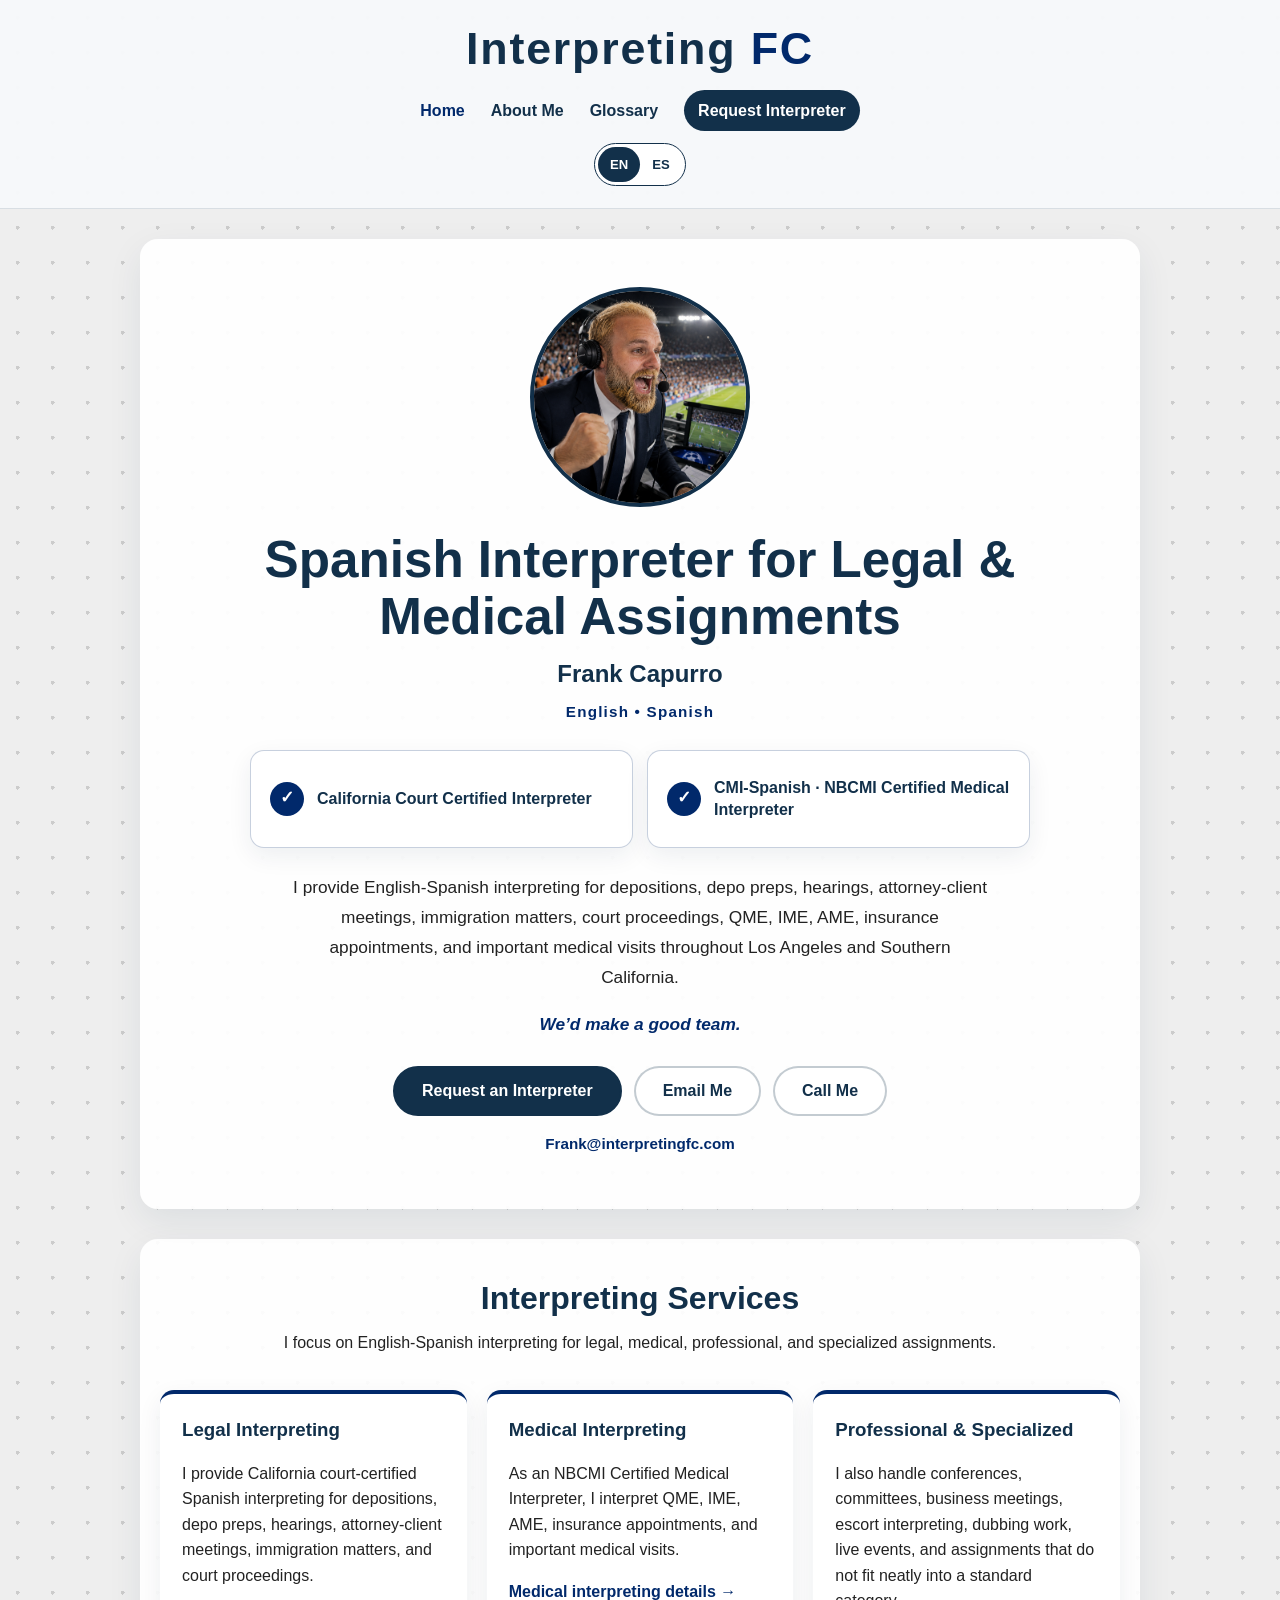
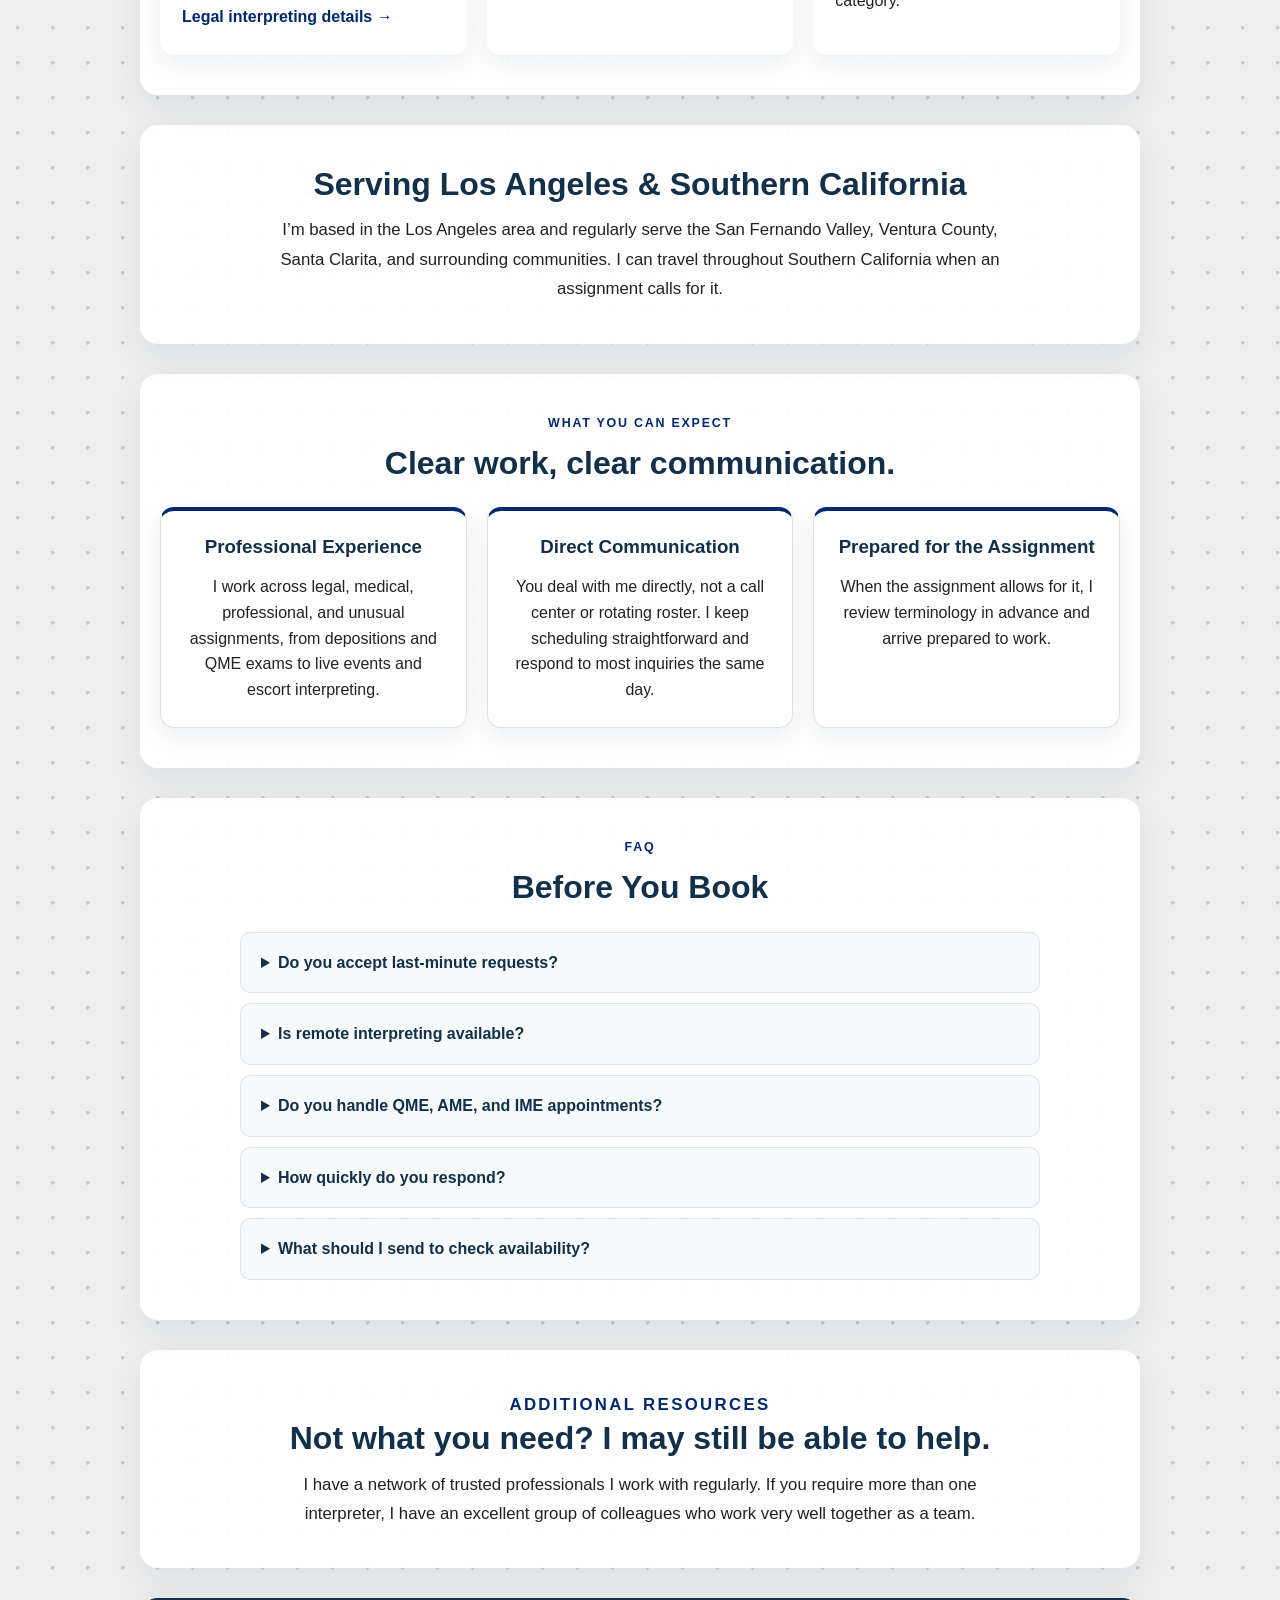
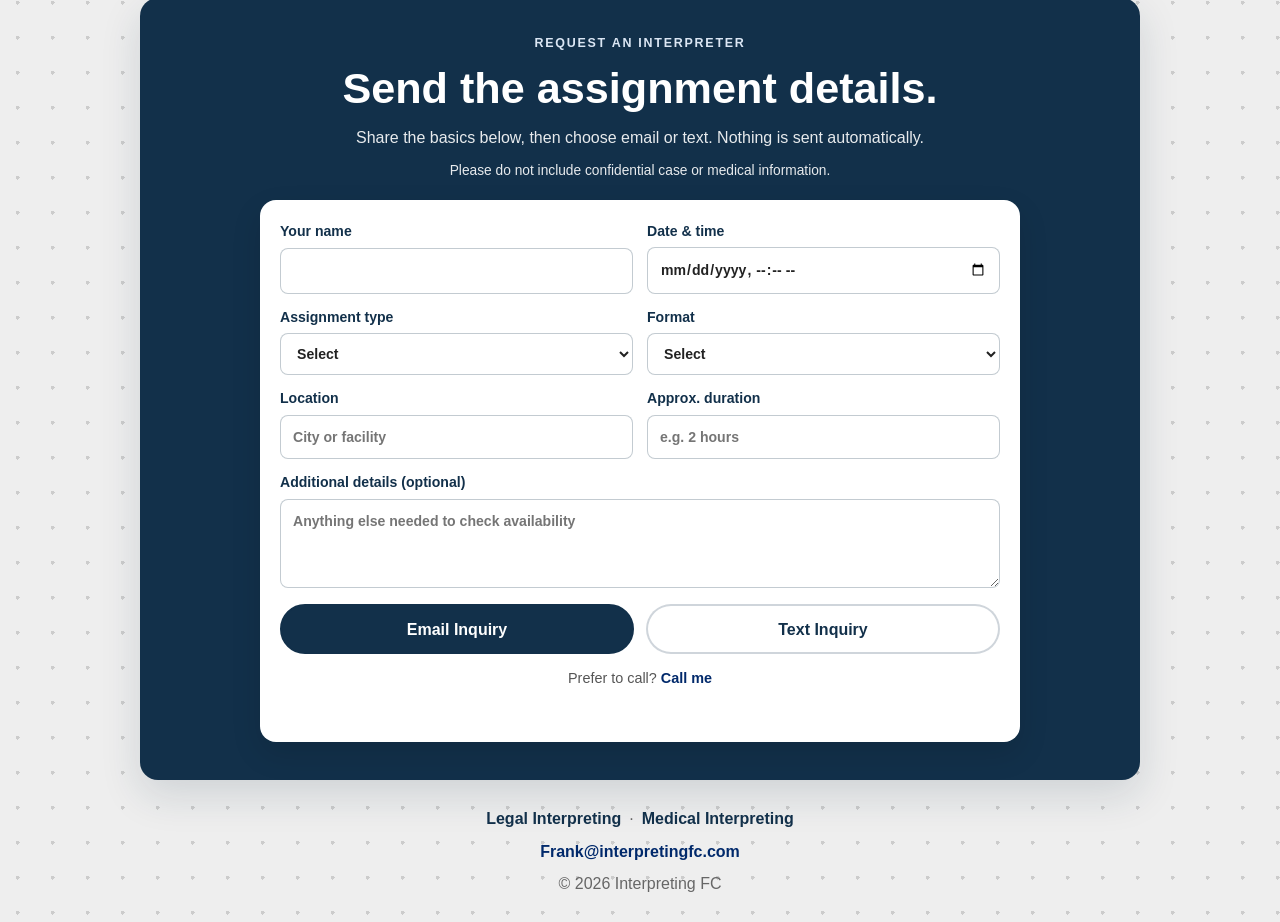
<file: index.html>
<!DOCTYPE html>
<html lang="en">

<head>

    <meta charset="UTF-8">

    <meta
        name="viewport"
        content="width=device-width, initial-scale=1.0"
    >

    <title>Spanish Interpreter Los Angeles | Interpreting FC</title>

    <meta name="description" content="California Court Certified and NBCMI Certified Spanish interpreter for legal, medical, deposition, QME, IME and AME assignments in Los Angeles and Southern California.">

    <link rel="canonical" href="https://interpretingfc.com/">
    <meta name="author" content="Francisco Emilio Capurro">
    <meta name="robots" content="index,follow,max-image-preview:large,max-snippet:-1">

    <link rel="icon" href="favicon.ico" sizes="any">
    <link rel="icon" type="image/png" sizes="32x32" href="favicon-32x32.png">
    <link rel="icon" type="image/png" sizes="16x16" href="favicon-16x16.png">
    <link rel="apple-touch-icon" sizes="180x180" href="apple-touch-icon.png">
    <link rel="manifest" href="site.webmanifest">
    <meta name="theme-color" content="#01296B">

    <meta property="og:type" content="website">
    <meta property="og:site_name" content="Interpreting FC">
    <meta property="og:title" content="Spanish Interpreter Los Angeles | Interpreting FC">
    <meta property="og:description" content="California Court Certified and NBCMI Certified Spanish interpreting for legal, medical, QME, IME, AME, depositions, hearings, and professional assignments in Southern California.">
    <meta property="og:url" content="https://interpretingfc.com/">
    <meta property="og:image" content="https://interpretingfc.com/favicon.png">
    <meta property="og:image:width" content="512">
    <meta property="og:image:height" content="512">
    <meta property="og:image:alt" content="Interpreting FC English and Spanish interpreter logo">

    <meta name="twitter:card" content="summary">
    <meta name="twitter:title" content="Spanish Interpreter Los Angeles | Interpreting FC">
    <meta name="twitter:description" content="Certified English-Spanish legal and medical interpreting in Los Angeles and Southern California.">
    <meta name="twitter:image" content="https://interpretingfc.com/favicon.png">

    <link rel="stylesheet" href="style.css">

    <script type="application/ld+json">
{
  "@context": "https://schema.org",
  "@graph": [
    {
      "@type": "WebSite",
      "@id": "https://interpretingfc.com/#website",
      "url": "https://interpretingfc.com/",
      "name": "Interpreting FC",
      "alternateName": "InterpretingFC",
      "inLanguage": [
        "en-US",
        "es-US"
      ]
    },
    {
      "@type": "ProfessionalService",
      "@id": "https://interpretingfc.com/#business",
      "name": "Interpreting FC",
      "url": "https://interpretingfc.com/",
      "logo": "https://interpretingfc.com/favicon.png",
      "image": "https://interpretingfc.com/IMG_8608.png",
      "email": "Frank@interpretingfc.com",
      "telephone": "+1-818-268-4483",
      "description": "English-Spanish interpreting by a California Court Certified and NBCMI Certified Medical Interpreter for legal, medical, professional, and specialized assignments in Southern California.",
      "founder": {
        "@id": "https://interpretingfc.com/about.html#frank-capurro"
      },
      "knowsLanguage": [
        "English",
        "Spanish"
      ],
      "areaServed": [
        {
          "@type": "Place",
          "name": "Los Angeles, California"
        },
        {
          "@type": "Place",
          "name": "San Fernando Valley, California"
        },
        {
          "@type": "Place",
          "name": "Ventura County, California"
        },
        {
          "@type": "Place",
          "name": "Santa Clarita, California"
        },
        {
          "@type": "AdministrativeArea",
          "name": "Southern California"
        }
      ],
      "hasOfferCatalog": {
        "@type": "OfferCatalog",
        "name": "Interpreting Services",
        "itemListElement": [
          {
            "@type": "Offer",
            "itemOffered": {
              "@type": "Service",
              "name": "English-Spanish Legal Interpreting",
              "url": "https://interpretingfc.com/legal-interpreting.html"
            }
          },
          {
            "@type": "Offer",
            "itemOffered": {
              "@type": "Service",
              "name": "English-Spanish Medical Interpreting",
              "url": "https://interpretingfc.com/medical-interpreting.html"
            }
          },
          {
            "@type": "Offer",
            "itemOffered": {
              "@type": "Service",
              "name": "Professional and Escort Interpreting",
              "url": "https://interpretingfc.com/#services"
            }
          }
        ]
      }
    }
  ]
}
    </script>

    <script src="site.js" defer></script>

</head>


<body>

    <!-- HEADER -->

    <header class="site-header">

        <a href="index.html" class="site-brand">
            Interpreting <span>FC</span>
        </a>

        <div class="header-controls">

            <nav class="site-nav" aria-label="Main navigation">
                <a href="index.html" aria-current="page">
                    <span class="lang-en">Home</span>
                    <span class="lang-es">Inicio</span>
                </a>
                <a href="about.html">
                    <span class="lang-en">About Me</span>
                    <span class="lang-es">Sobre Mí</span>
                </a>
                <a href="glossary.html">
                    <span class="lang-en">Glossary</span>
                    <span class="lang-es">Glosario</span>
                </a>
                <a href="#request" class="request-nav-link">
                    <span class="lang-en">Request Interpreter</span>
                    <span class="lang-es">Solicitar Intérprete</span>
                </a>
            </nav>

            <div class="language-toggle" aria-label="Language selection">
                <button type="button" data-set-language="en" aria-pressed="true">EN</button>
                <button type="button" data-set-language="es" aria-pressed="false">ES</button>
            </div>

        </div>

    </header>


    <!-- MAIN -->

    <main class="homepage-content">


        <!-- HERO -->

        <section class="homepage-hero">

            <img
                src="IMG_8608.png"
                alt="Frank Capurro, California Court Certified Spanish interpreter serving Southern California"
                class="profile-image"
            >


            <h1>

                <span class="lang-en">
                    Spanish Interpreter for Legal &amp; Medical Assignments
                </span>

                <span class="lang-es">
                    Intérprete de Español para Asuntos Legales y Médicos
                </span>

            </h1>


            <h2>
                Frank Capurro
            </h2>

            <p class="language-pair">
                <span class="lang-en">English • Spanish</span>
                <span class="lang-es">Inglés • Español</span>
            </p>

            <div class="hero-credentials" aria-label="Professional certifications">

                <div class="credential-card">
                    <span class="credential-mark" aria-hidden="true">✓</span>
                    <div>
                        <div class="lang-en">
                            <strong>California Court Certified Interpreter</strong>
                        </div>
                        <div class="lang-es">
                            <strong>Intérprete Certificado por el Judicial Council of California</strong>
                        </div>
                    </div>
                </div>

                <div class="credential-card">
                    <span class="credential-mark" aria-hidden="true">✓</span>
                    <div>
                        <div class="lang-en">
                            <strong>CMI-Spanish · NBCMI Certified Medical Interpreter</strong>
                        </div>
                        <div class="lang-es">
                            <strong>CMI-Spanish · Intérprete Médico Certificado por NBCMI</strong>
                        </div>
                    </div>
                </div>

            </div>


            <p>

                <span class="lang-en">
                    I provide English-Spanish interpreting for depositions, depo preps,
                    hearings, attorney-client meetings, immigration matters, court proceedings,
                    QME, IME, AME, insurance appointments, and important medical visits
                    throughout Los Angeles and Southern California.
                </span>

                <span class="lang-es">
                    Ofrezco servicios de interpretación inglés-español para declaraciones juradas (deposiciones), preparación
                    de testigos, audiencias, reuniones entre abogados y clientes, asuntos
                    de inmigración, procedimientos judiciales, QME, IME, AME, citas de seguros
                    y visitas médicas importantes en Los Ángeles y el sur de California.
                </span>

            </p>


            <p class="team-line">
                <span class="lang-en">
                    We’d make a good team.
                </span>
                <span class="lang-es">
                    Haríamos buen equipo.
                </span>
            </p>

            <div class="hero-actions">
                <a class="button" href="#request">
                    <span class="lang-en">Request an Interpreter</span>
                    <span class="lang-es">Solicitar un Intérprete</span>
                </a>
                <a class="button button-secondary" href="mailto:Frank@interpretingfc.com">
                    <span class="lang-en">Email Me</span>
                    <span class="lang-es">Enviarme un Email</span>
                </a>
                <a class="button button-secondary" href="tel:+18182684483">
                    <span class="lang-en">Call Me</span>
                    <span class="lang-es">Llamarme</span>
                </a>
            </div>

            <p class="contact-email">
                <a href="mailto:Frank@interpretingfc.com">Frank@interpretingfc.com</a>
            </p>

        </section>


        <!-- SERVICES -->

        <section id="services" class="services-section">

            <h2>
                <span class="lang-en">Interpreting Services</span>
                <span class="lang-es">Interpretación Profesional</span>
            </h2>

            <p class="services-intro">
                <span class="lang-en">
                    I focus on English-Spanish interpreting for legal, medical,
                    professional, and specialized assignments.
                </span>
                <span class="lang-es">
                    Brindo servicios profesionales de interpretación inglés-español para asuntos legales,
                    médicos, profesionales y especializados.
                </span>
            </p>

            <div class="service-grid">

                <article class="service-card">
                    <h3>
                        <a href="legal-interpreting.html">
                            <span class="lang-en">Legal Interpreting</span>
                            <span class="lang-es">Interpretación Legal</span>
                        </a>
                    </h3>
                    <p>
                        <span class="lang-en">
                            I provide California court-certified Spanish interpreting for
                            depositions, depo preps, hearings, attorney-client meetings,
                            immigration matters, and court proceedings.
                        </span>
                        <span class="lang-es">
                            Lo asisto con servicios profesionales de interpretación certificada 
                            para declaraciones juradas (deposiciones), preparación de testigos, audiencias, reuniones
                            abogado-cliente, asuntos de inmigración y procedimientos judiciales en general.
                        </span>
                    </p>
                    <p class="service-link">
                        <a href="legal-interpreting.html">
                            <span class="lang-en">Legal interpreting details →</span>
                            <span class="lang-es">Más sobre interpretación legal →</span>
                        </a>
                    </p>
                </article>

                <article class="service-card">
                    <h3>
                        <a href="medical-interpreting.html">
                            <span class="lang-en">Medical Interpreting</span>
                            <span class="lang-es">Interpretación Médica</span>
                        </a>
                    </h3>
                    <p>
                        <span class="lang-en">
                            As an NBCMI Certified Medical Interpreter, I interpret QME, IME,
                            AME, insurance appointments, and important medical visits.
                        </span>
                        <span class="lang-es">
                            Interpreto citas QME,
                            IME, AME, citas de seguros y visitas médicas importantes como intérprete médico certificado CMI por NBCMI.
                        </span>
                    </p>
                    <p class="service-link">
                        <a href="medical-interpreting.html">
                            <span class="lang-en">Medical interpreting details →</span>
                            <span class="lang-es">Más sobre interpretación médica →</span>
                        </a>
                    </p>
                </article>

                <article class="service-card">
                    <h3>
                        <span class="lang-en">Professional &amp; Specialized</span>
                        <span class="lang-es">Profesional y Especializada</span>
                    </h3>
                    <p>
                        <span class="lang-en">
                            I also handle conferences, committees, business meetings, escort
                            interpreting, dubbing work, live events, and assignments that do not
                            fit neatly into a standard category.
                        </span>
                        <span class="lang-es">
                            También trabajo en conferencias, comités, reuniones de negocios,
                            interpretación de acompañamiento, en doblaje, eventos en vivo y
                            trabajos que no encajan en una categoría tradicional.
                        </span>
                    </p>
                </article>

            </div>

        </section>


        <!-- SERVICE AREA -->

        <section class="service-area">

            <h2>
                <span class="lang-en">Serving Los Angeles &amp; Southern California</span>
                <span class="lang-es">Trabajo en Los Ángeles y el Sur de California</span>
            </h2>

            <p>
                <span class="lang-en">
                    I’m based in the Los Angeles area and regularly serve the San Fernando
                    Valley, Ventura County, Santa Clarita, and surrounding communities. I can
                    travel throughout Southern California when an assignment calls for it.
                </span>
                <span class="lang-es">
                    Trabajo desde el área de Los Ángeles y atiendo regularmente el Valle de
                    San Fernando, el condado de Ventura, Santa Clarita y comunidades cercanas.
                    Puedo viajar por el sur de California cuando el trabajo lo requiere.
                </span>
            </p>

        </section>


        <!-- WHAT YOU CAN EXPECT -->

        <section class="why-section">

            <div class="lang-en">
                <p class="eyebrow">WHAT YOU CAN EXPECT</p>
                <h2>Clear work, clear communication.</h2>

                <div class="why-grid">
                    <div class="why-item">
                        <h3>Professional Experience</h3>
                        <p>
                            I work across legal, medical, professional, and unusual assignments,
                            from depositions and QME exams to live events and escort interpreting.
                        </p>
                    </div>

                    <div class="why-item">
                        <h3>Direct Communication</h3>
                        <p>
                            You deal with me directly, not a call center or rotating roster. I keep
                            scheduling straightforward and respond to most inquiries the same day.
                        </p>
                    </div>

                    <div class="why-item">
                        <h3>Prepared for the Assignment</h3>
                        <p>
                            When the assignment allows for it, I review terminology in advance
                            and arrive prepared to work.
                        </p>
                    </div>
                </div>
            </div>

            <div class="lang-es">
                <p class="eyebrow">LO QUE PUEDE ESPERAR</p>
                <h2>Trabajo claro y comunicación directa.</h2>

                <div class="why-grid">
                    <div class="why-item">
                        <h3>Experiencia Profesional</h3>
                        <p>
                            Mi trabajo incluye interpretación legal, médica y profesional, además de trabajos
                            fuera de lo común, desde deposiciones y exámenes médicos QME hasta eventos en vivo e
                            interpretación de acompañamiento.
                        </p>
                    </div>

                    <div class="why-item">
                        <h3>Comunicación Directa</h3>
                        <p>
                            Trata directamente conmigo, no con un centro de llamadas ni una lista
                            larga de intérpretes desconocidos. Mantengo la coordinación sencilla y respondo
                            la mayoría de las consultas el mismo día.
                        </p>
                    </div>

                    <div class="why-item">
                        <h3>Preparado para el Trabajo</h3>
                        <p>
                            Cuando el trabajo lo permite, reviso la terminología con anticipación
                            y llego preparado para trabajar.
                        </p>
                    </div>
                </div>
            </div>

        </section>


        <!-- FAQ -->

        <section class="faq-section">

            <div class="lang-en">

                <p class="eyebrow">FAQ</p>

                <h2>Before You Book</h2>

                <div class="faq-list">

                    <details>
                        <summary>Do you accept last-minute requests?</summary>
                        <p>
                            When availability allows. For time-sensitive assignments,
                            call or text me directly.
                        </p>
                    </details>

                    <details>
                        <summary>Is remote interpreting available?</summary>
                        <p>
                            Yes. Phone and video interpreting are available for qualifying
                            assignments, with in-person service throughout Southern California.
                        </p>
                    </details>

                    <details>
                        <summary>Do you handle QME, AME, and IME appointments?</summary>
                        <p>
                            Yes. I interpret QME, AME, IME, insurance appointments, and important
                            medical visits.
                        </p>
                    </details>

                    <details>
                        <summary>How quickly do you respond?</summary>
                        <p>
                            I respond to most inquiries the same day. For urgent or last-minute
                            assignments, calling or texting me is usually the fastest option.
                        </p>
                    </details>

                    <details>
                        <summary>What should I send to check availability?</summary>
                        <p>
                            Date and time, assignment type, in-person or remote format,
                            location if applicable, and approximate duration. Please do not
                            send confidential case or medical information through the form.
                        </p>
                    </details>

                </div>

            </div>

            <div class="lang-es">

                <p class="eyebrow">PREGUNTAS FRECUENTES</p>

                <h2>Antes de Reservar</h2>

                <div class="faq-list">

                    <details>
                        <summary>¿Acepta solicitudes de último momento?</summary>
                        <p>
                            Según disponibilidad. Para trabajos urgentes,
                            llámeme o envíeme un mensaje de texto directamente.
                        </p>
                    </details>

                    <details>
                        <summary>¿Ofrece interpretación remota?</summary>
                        <p>
                            Sí. La interpretación por teléfono o video está disponible para
                            ciertos trabajos, además de la interpretación en persona en el
                            sur de California.
                        </p>
                    </details>

                    <details>
                        <summary>¿Trabaja con citas QME, AME e IME?</summary>
                        <p>
                            Sí. Interpreto en citas QME, AME, IME, citas de seguros y visitas
                            médicas importantes.
                        </p>
                    </details>

                    <details>
                        <summary>¿Qué tan rápido responde?</summary>
                        <p>
                            Respondo la mayoría de las consultas el mismo día. Para trabajos
                            urgentes o de último momento, llamarme o enviarme un mensaje de texto
                            suele ser la opción más rápida.
                        </p>
                    </details>

                    <details>
                        <summary>¿Qué información debo enviar para verificar disponibilidad?</summary>
                        <p>
                            Fecha y hora, tipo de trabajo, modalidad presencial o remota,
                            ubicación si corresponde y duración aproximada. No incluya
                            información confidencial del caso ni información médica privada
                            en el formulario.
                        </p>
                    </details>

                </div>

            </div>

        </section>


        <!-- ADDITIONAL RESOURCES -->

        <section class="service-area additional-resources">

            <div class="lang-en">
                <p class="eyebrow">ADDITIONAL RESOURCES</p>
                <h2>Not what you need? I may still be able to help.</h2>
                <p>
                    I have a network of trusted professionals I work with regularly. If you require more than one interpreter, I have an excellent group of colleagues who work very well together as a team.
                    
                </p>
            </div>

            <div class="lang-es">
                <p class="eyebrow">RECURSOS ADICIONALES</p>
                <h2>Si no soy la persona indicada, quizás aún pueda ayudarle.</h2>
                <p>
                    Trabajo con una red de profesionales de confianza. Si necesita más de un intérprete, cuento con colegas excelentes y siempre formamos un gran equipo.
                </p>
            </div>

        </section>


        <!-- REQUEST -->

        <section id="request" class="inquiry-section">

            <div class="inquiry-heading">
                <div class="lang-en">
                    <p class="eyebrow">REQUEST AN INTERPRETER</p>
                    <h2>Send the assignment details.</h2>
                    <p>
                        Share the basics below, then choose email or text.
                        Nothing is sent automatically.
                    </p>
                    <p class="inquiry-reassurance">
                        Please do not include confidential case or medical information.
                    </p>
                </div>

                <div class="lang-es">
                    <p class="eyebrow">SOLICITE UN INTÉRPRETE</p>
                    <h2>Envíeme los detalles del trabajo.</h2>
                    <p>
                        Comparta los datos básicos y luego elija email o texto.
                        Nada se envía automáticamente.
                    </p>
                    <p class="inquiry-reassurance">
                        No incluya información confidencial del caso ni información médica privada.
                    </p>
                </div>
            </div>

            <form id="inquiry-form" class="inquiry-form">

                <div class="form-grid">

                    <label class="form-field">
                        <span class="lang-en">Your name</span>
                        <span class="lang-es">Su nombre</span>
                        <input id="inquiry-name" name="name" type="text" autocomplete="name" required>
                    </label>

                    <label class="form-field">
                        <span class="lang-en">Date &amp; time</span>
                        <span class="lang-es">Fecha y hora</span>
                        <input id="inquiry-datetime" name="datetime" type="datetime-local" required>
                    </label>

                    <label class="form-field">
                        <span class="lang-en">Assignment type</span>
                        <span class="lang-es">Tipo de trabajo</span>
                        <select id="inquiry-type" name="type" required>
                            <option value="" data-label-en="Select" data-label-es="Seleccione">Select</option>
                            <option value="legal" data-label-en="Legal" data-label-es="Legal">Legal</option>
                            <option value="medical" data-label-en="Medical" data-label-es="Médica">Medical</option>
                            <option value="professional" data-label-en="Professional" data-label-es="Profesional">Professional</option>
                            <option value="other" data-label-en="Other" data-label-es="Otra">Other</option>
                        </select>
                    </label>

                    <label class="form-field">
                        <span class="lang-en">Format</span>
                        <span class="lang-es">Modalidad</span>
                        <select id="inquiry-format" name="format" required>
                            <option value="" data-label-en="Select" data-label-es="Seleccione">Select</option>
                            <option value="in-person" data-label-en="In person" data-label-es="Presencial">In person</option>
                            <option value="remote" data-label-en="Remote" data-label-es="Remota">Remote</option>
                        </select>
                    </label>

                    <label class="form-field">
                        <span class="lang-en">Location</span>
                        <span class="lang-es">Ubicación</span>
                        <input
                            id="inquiry-location"
                            name="location"
                            type="text"
                            autocomplete="street-address"
                            data-placeholder-en="City or facility"
                            data-placeholder-es="Ciudad o centro"
                            placeholder="City or facility"
                        >
                    </label>

                    <label class="form-field">
                        <span class="lang-en">Approx. duration</span>
                        <span class="lang-es">Duración aprox.</span>
                        <input
                            id="inquiry-duration"
                            name="duration"
                            type="text"
                            data-placeholder-en="e.g. 2 hours"
                            data-placeholder-es="ej. 2 horas"
                            placeholder="e.g. 2 hours"
                        >
                    </label>

                    <label class="form-field form-field-wide">
                        <span class="lang-en">Additional details (optional)</span>
                        <span class="lang-es">Detalles adicionales (opcional)</span>
                        <textarea
                            id="inquiry-details"
                            name="details"
                            rows="3"
                            maxlength="500"
                            data-placeholder-en="Anything else needed to check availability"
                            data-placeholder-es="Cualquier otro dato necesario para verificar disponibilidad"
                            placeholder="Anything else needed to check availability"
                        ></textarea>
                    </label>

                </div>

                <div class="form-actions">
                    <button class="button" type="submit" data-inquiry-action="email">
                        <span class="lang-en">Email Inquiry</span>
                        <span class="lang-es">Enviar por Email</span>
                    </button>
                    <button class="button button-secondary" type="submit" data-inquiry-action="text">
                        <span class="lang-en">Text Inquiry</span>
                        <span class="lang-es">Enviar por Texto</span>
                    </button>
                </div>

                <p class="form-call-option">
                    <span class="lang-en">Prefer to call? <a href="tel:+18182684483">Call me</a></span>
                    <span class="lang-es">¿Prefiere llamar? <a href="tel:+18182684483">Llámeme</a></span>
                </p>

                <p id="inquiry-status" class="form-status" role="status" aria-live="polite"></p>

            </form>

        </section>

    </main>


    <!-- FOOTER -->

    <footer>

        <nav class="footer-service-links" aria-label="Service links">
            <a href="legal-interpreting.html">
                <span class="lang-en">Legal Interpreting</span>
                <span class="lang-es">Interpretación Legal</span>
            </a>
            <span aria-hidden="true">·</span>
            <a href="medical-interpreting.html">
                <span class="lang-en">Medical Interpreting</span>
                <span class="lang-es">Interpretación Médica</span>
            </a>
        </nav>

        <p class="footer-contact">
            <a href="mailto:Frank@interpretingfc.com">Frank@interpretingfc.com</a>
        </p>

        <p>
            © 2026 Interpreting FC
        </p>

    </footer>

</body>

</html>
</file>
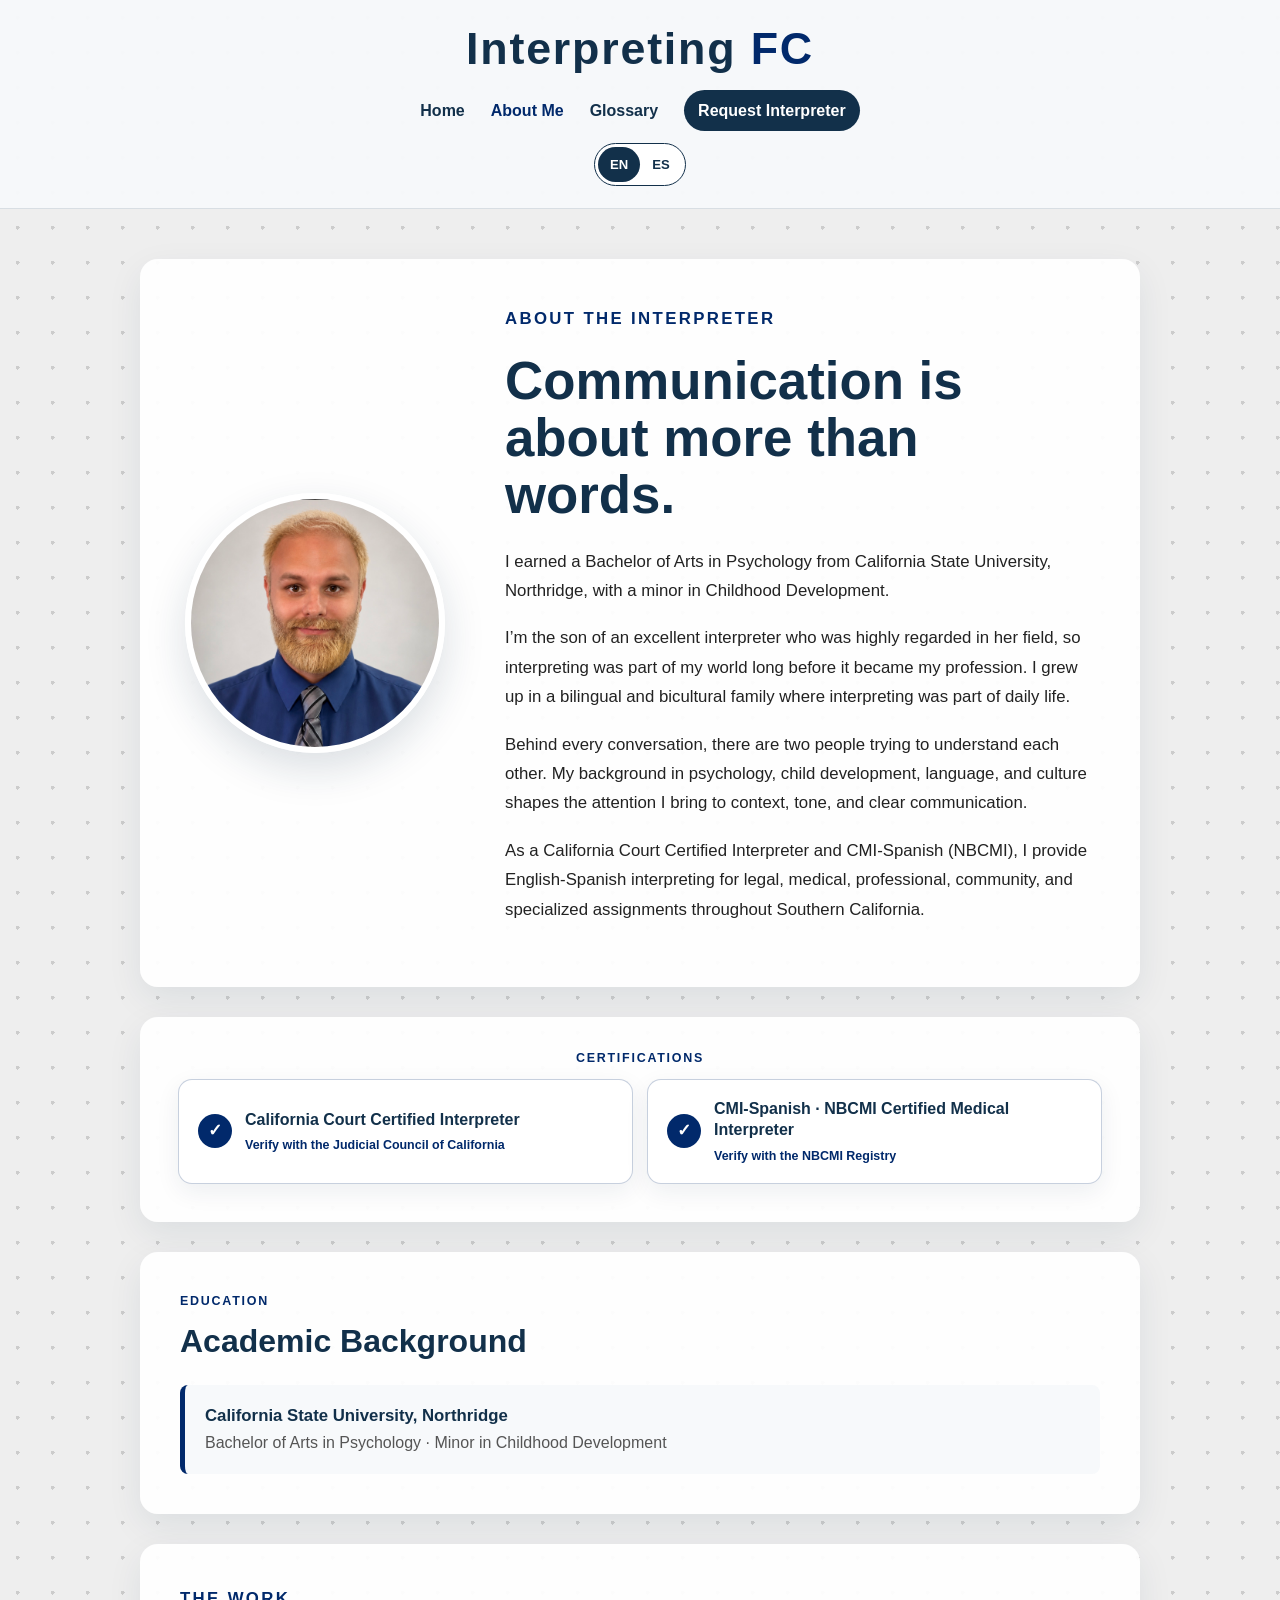
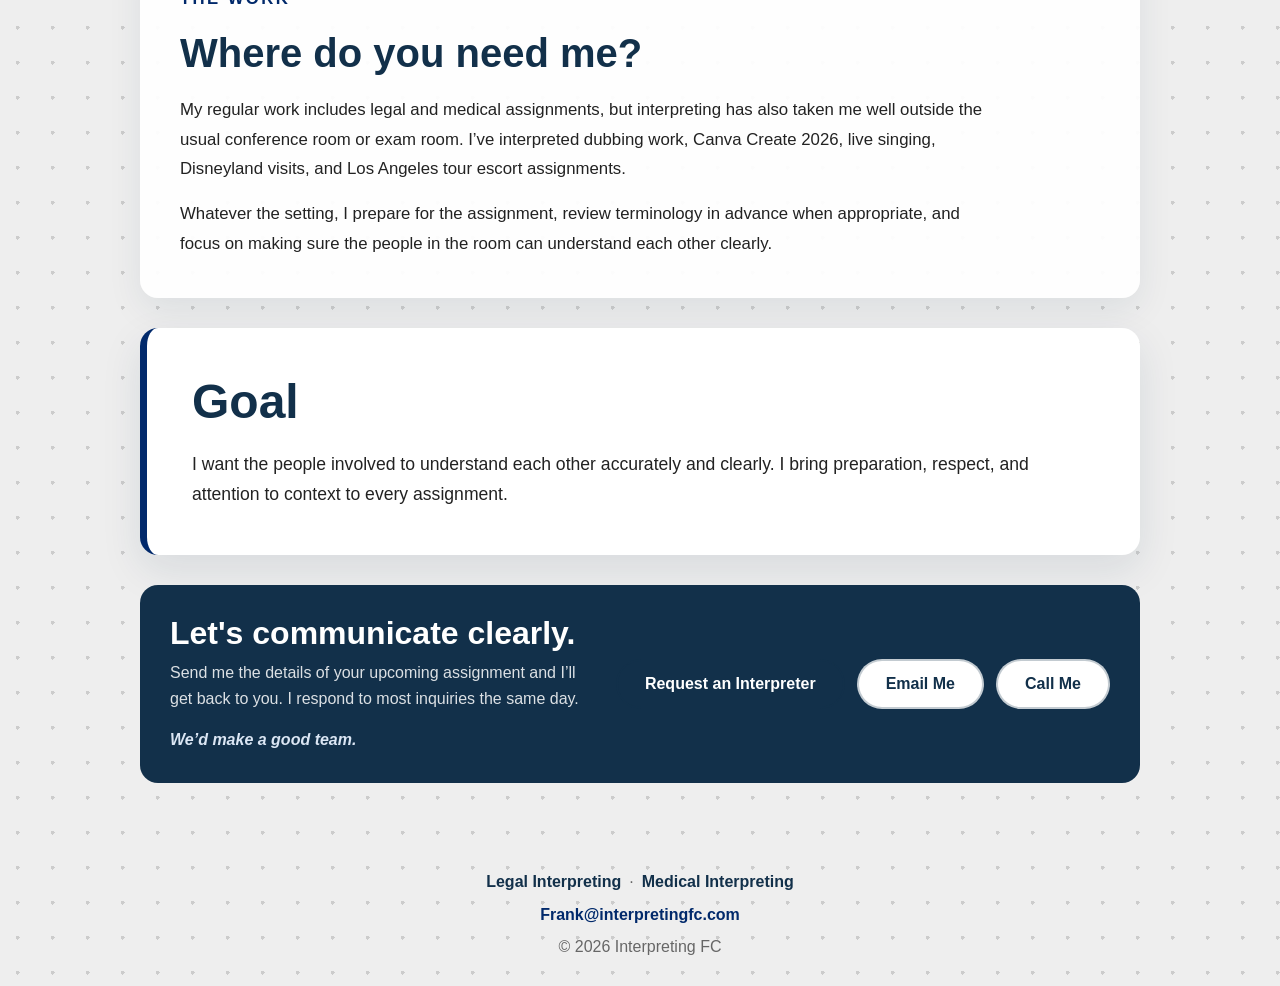
<file: about.html>
<!DOCTYPE html>
<html lang="en">

<head>

    <meta charset="UTF-8">

    <meta
        name="viewport"
        content="width=device-width, initial-scale=1.0"
    >

    <title>Frank Capurro | Certified Spanish Interpreter Los Angeles</title>

    <meta name="description" content="Meet Frank Capurro, California Court Certified and NBCMI Certified, providing English-Spanish legal, medical and specialized interpreting across Southern California.">

    <link rel="canonical" href="https://interpretingfc.com/about.html">
    <meta name="author" content="Francisco Emilio Capurro">
    <meta name="robots" content="index,follow,max-image-preview:large,max-snippet:-1">

    <link rel="icon" href="favicon.ico" sizes="any">
    <link rel="icon" type="image/png" sizes="32x32" href="favicon-32x32.png">
    <link rel="icon" type="image/png" sizes="16x16" href="favicon-16x16.png">
    <link rel="apple-touch-icon" sizes="180x180" href="apple-touch-icon.png">
    <link rel="manifest" href="site.webmanifest">
    <meta name="theme-color" content="#01296B">

    <meta property="og:type" content="website">
    <meta property="og:site_name" content="Interpreting FC">
    <meta property="og:title" content="About Frank Capurro | Interpreting FC">
    <meta property="og:description" content="California Court Certified and NBCMI Certified Spanish interpreter with a bilingual, bicultural background and experience across legal, medical, professional, and specialized assignments.">
    <meta property="og:url" content="https://interpretingfc.com/about.html">
    <meta property="og:image" content="https://interpretingfc.com/favicon.png">
    <meta property="og:image:alt" content="Interpreting FC English and Spanish interpreter logo">

    <meta name="twitter:card" content="summary">
    <meta name="twitter:title" content="About Frank Capurro | Interpreting FC">
    <meta name="twitter:description" content="California Court Certified and NBCMI Certified Spanish interpreter serving Southern California.">
    <meta name="twitter:image" content="https://interpretingfc.com/favicon.png">

    <link rel="stylesheet" href="style.css">

    <script type="application/ld+json">
{
  "@context": "https://schema.org",
  "@type": "Person",
  "@id": "https://interpretingfc.com/about.html#frank-capurro",
  "name": "Francisco Emilio Capurro",
  "alternateName": "Frank Capurro",
  "url": "https://interpretingfc.com/about.html",
  "image": "https://interpretingfc.com/IMG_7308.jpeg",
  "jobTitle": "California Court Certified Interpreter and NBCMI Certified Medical Interpreter",
  "worksFor": {
    "@type": "ProfessionalService",
    "@id": "https://interpretingfc.com/#business",
    "name": "Interpreting FC"
  },
  "knowsLanguage": [
    "English",
    "Spanish"
  ],
  "alumniOf": {
    "@type": "CollegeOrUniversity",
    "name": "California State University, Northridge"
  },
  "hasCredential": [
    {
      "@type": "EducationalOccupationalCredential",
      "name": "California Court Certified Interpreter",
      "credentialCategory": "professional certification"
    },
    {
      "@type": "EducationalOccupationalCredential",
      "name": "CMI-Spanish, NBCMI Certified Medical Interpreter",
      "credentialCategory": "professional certification"
    }
  ]
}
    </script>

    <script src="site.js" defer></script>

</head>


<body>

    <!-- HEADER -->

    <header class="site-header">

        <a href="index.html" class="site-brand">
            Interpreting <span>FC</span>
        </a>

        <div class="header-controls">

            <nav class="site-nav" aria-label="Main navigation">
                <a href="index.html">
                    <span class="lang-en">Home</span>
                    <span class="lang-es">Inicio</span>
                </a>
                <a href="about.html" aria-current="page">
                    <span class="lang-en">About Me</span>
                    <span class="lang-es">Sobre Mí</span>
                </a>
                <a href="glossary.html">
                    <span class="lang-en">Glossary</span>
                    <span class="lang-es">Glosario</span>
                </a>
                <a href="index.html#request" class="request-nav-link">
                    <span class="lang-en">Request Interpreter</span>
                    <span class="lang-es">Solicitar Intérprete</span>
                </a>
            </nav>

            <div class="language-toggle" aria-label="Language selection">
                <button type="button" data-set-language="en" aria-pressed="true">EN</button>
                <button type="button" data-set-language="es" aria-pressed="false">ES</button>
            </div>

        </div>

    </header>


    <!-- ABOUT PAGE -->

    <main class="about-page">


        <!-- INTRO -->

        <section class="about-hero">

            <div class="about-photo">

                <img
                    src="IMG_7308.jpeg"
                    alt="Frank Capurro, English-Spanish legal and medical interpreter in Southern California"
                >

            </div>


            <div class="about-introduction">


                <div class="lang-en">

                    <p class="eyebrow">
                        ABOUT THE INTERPRETER
                    </p>

                    <h1>
                        Communication is about more than words.
                    </h1>

                    <p>
                        I earned a Bachelor of Arts in Psychology from California State
                        University, Northridge, with a minor in Childhood Development.
                    </p>

                    <p>
                        I’m the son of an excellent interpreter who was highly regarded in her
                        field, so interpreting was part of my world long before it became my
                        profession. I grew up in a bilingual and bicultural family where
                        interpreting was part of daily life.
                    </p>

                    <p>
                        Behind every conversation, there are two people trying to understand
                        each other. My background in psychology, child development, language,
                        and culture shapes the attention I bring to context, tone, and clear
                        communication.
                    </p>

                    <p>
                        As a California Court Certified Interpreter and CMI-Spanish (NBCMI),
                        I provide English-Spanish interpreting for legal, medical, professional,
                        community, and specialized assignments throughout Southern California.
                    </p>

                </div>


                <div class="lang-es">

                    <p class="eyebrow">
                        SOBRE EL INTÉRPRETE
                    </p>

                    <h1>
                        La comunicación va más allá de las palabras.
                    </h1>

                    <p>
                        Obtuve una licenciatura en Psicología de California State University,
                        Northridge, con una especialización secundaria en Desarrollo Infantil.
                    </p>

                    <p>
                        Soy hijo de una excelente intérprete, muy respetada en su profesión, así
                        que la interpretación formó parte de mi vida mucho antes de convertirse
                        en mi trabajo. Crecí en una familia bilingüe y bicultural donde la
                        interpretación formaba parte de la vida diaria.
                    </p>

                    <p>
                        Detrás de cada conversación hay dos personas tratando de entenderse. Mi
                        formación en psicología, desarrollo infantil, idioma y cultura influye
                        en la atención que presto al contexto, el tono y la claridad de la
                        comunicación.
                    </p>

                    <p>
                        Como intérprete certificado por los Tribunales de California y
                        CMI-Spanish (NBCMI), ofrezco interpretación inglés-español para asuntos legales, atención médica,
                        reuniones profesionales, actividades comunitarias y trabajos especializados en todo el sur de California.
                    </p>

                </div>

            </div>

        </section>


        <!-- CERTIFICATIONS -->

        <section class="credential-band">

            <div class="lang-en">
                <p class="eyebrow">CERTIFICATIONS</p>
                <div class="credential-grid">
                    <div class="credential-card">
                        <span class="credential-mark" aria-hidden="true">✓</span>
                        <div>
                            <strong>California Court Certified Interpreter</strong>
                            <div class="credential-verify">
                                <a href="https://languageaccess.courts.ca.gov/court-interpreters-resources/search-interpreter" target="_blank" rel="noopener noreferrer">Verify with the Judicial Council of California</a>
                            </div>
                        </div>
                    </div>
                    <div class="credential-card">
                        <span class="credential-mark" aria-hidden="true">✓</span>
                        <div>
                            <strong>CMI-Spanish · NBCMI Certified Medical Interpreter</strong>
                            <div class="credential-verify">
                                <a href="https://www.certifiedmedicalinterpreters.org/search-cmi-registry" target="_blank" rel="noopener noreferrer">Verify with the NBCMI Registry</a>
                            </div>
                        </div>
                    </div>
                </div>
            </div>

            <div class="lang-es">
                <p class="eyebrow">CERTIFICACIONES</p>
                <div class="credential-grid">
                    <div class="credential-card">
                        <span class="credential-mark" aria-hidden="true">✓</span>
                        <div>
                            <strong>Intérprete Certificado por los Tribunales de California</strong>
                            <div class="credential-verify">
                                <a href="https://languageaccess.courts.ca.gov/court-interpreters-resources/search-interpreter" target="_blank" rel="noopener noreferrer">Verificar con el Consejo Judicial de California</a>
                            </div>
                        </div>
                    </div>
                    <div class="credential-card">
                        <span class="credential-mark" aria-hidden="true">✓</span>
                        <div>
                            <strong>CMI-Spanish · Intérprete Médico Certificado por NBCMI</strong>
                            <div class="credential-verify">
                                <a href="https://www.certifiedmedicalinterpreters.org/search-cmi-registry" target="_blank" rel="noopener noreferrer">Verificar en el registro de NBCMI</a>
                            </div>
                        </div>
                    </div>
                </div>
            </div>

        </section>


        <!-- EDUCATION -->

        <section class="education-card">

            <div class="lang-en">

                <p class="eyebrow">
                    EDUCATION
                </p>

                <h2>
                    Academic Background
                </h2>


                <div class="education-item">

                    <strong>
                        California State University, Northridge
                    </strong>

                    <span>
                        Bachelor of Arts in Psychology · Minor in
                        Childhood Development
                    </span>

                </div>


            </div>


            <div class="lang-es">

                <p class="eyebrow">
                    EDUCACIÓN
                </p>

                <h2>
                    Formación Académica
                </h2>


                <div class="education-item">

                    <strong>
                        California State University, Northridge
                    </strong>

                    <span>
                        Licenciatura en Psicología · Especialización
                        secundaria en Desarrollo Infantil
                    </span>

                </div>


            </div>

        </section>


        <!-- EXPERIENCE -->

        <section class="experience-card">

            <div class="lang-en">
                <p class="eyebrow">THE WORK</p>
                <h2>Where do you need me?</h2>
                <p>
                    My regular work includes legal and medical assignments, but interpreting has
                    also taken me well outside the usual conference room or exam room. I’ve
                    interpreted dubbing work, Canva Create 2026, live singing, Disneyland visits,
                    and Los Angeles tour escort assignments.
                </p>
                <p>
                    Whatever the setting, I prepare for the assignment, review terminology in
                    advance when appropriate, and focus on making sure the people in the room can
                    understand each other clearly.
                </p>
            </div>

            <div class="lang-es">
                <p class="eyebrow">EL TRABAJO</p>
                <h2>¿Dónde me necesita?</h2>
                <p>
                    Gran parte de mi trabajo es legal y médico, pero la interpretación también me
                    ha llevado mucho más allá de una sala de conferencias o un consultorio. He
                    interpretado trabajos de doblaje, Canva Create 2026, canto en vivo, visitas a
                    Disneyland y recorridos de acompañamiento por Los Ángeles.
                </p>
                <p>
                    Sea cual sea el trabajo, me preparo con anticipación, reviso la terminología
                    cuando corresponde y me concentro en que las personas puedan
                    entenderse con claridad.
                </p>
            </div>

        </section>


        <!-- MISSION -->

        <section class="mission-card">

            <div class="lang-en">

                <h2>
                    Goal
                </h2>

                <p>
                    I want the people involved to understand each other accurately and clearly. I bring
                    preparation, respect, and attention to context to every assignment.
                </p>

            </div>


            <div class="lang-es">

                <h2>
                    Gol
                </h2>

                <p>
                    Quiero que las personas se entiendan con precisión y claridad. Aporto preparación,
                    respeto y atención al contexto en cada trabajo.
                </p>

            </div>

        </section>


        <!-- CTA -->

        <section class="about-cta">

            <div>

                <div class="lang-en">

                    <h2>
                        Let's communicate clearly.
                    </h2>

                    <p>
                        Send me the details of your upcoming assignment and I’ll get back to you.
                        I respond to most inquiries the same day.
                    </p>

                    <p class="team-line">
                        We’d make a good team.
                    </p>

                </div>


                <div class="lang-es">

                    <h2>
                        Comuniquémonos con claridad.
                    </h2>

                    <p>
                        Envíeme los detalles de lo que necesita y me comunicaré con usted.
                        Respondo la mayoría de las consultas el mismo día.
                    </p>

                    <p class="team-line">
                        Haríamos un buen equipo.
                    </p>

                </div>

            </div>

            <div class="cta-actions">
                <a class="button" href="index.html#request">
                    <span class="lang-en">Request an Interpreter</span>
                    <span class="lang-es">Solicitar un Intérprete</span>
                </a>
                <a class="button button-secondary" href="mailto:Frank@interpretingfc.com">
                    <span class="lang-en">Email Me</span>
                    <span class="lang-es">Enviarme un Email</span>
                </a>
                <a class="button button-secondary" href="tel:+18182684483">
                    <span class="lang-en">Call Me</span>
                    <span class="lang-es">Llamarme</span>
                </a>
            </div>

        </section>


    </main>


    <footer>

        <nav class="footer-service-links" aria-label="Service links">
            <a href="legal-interpreting.html">
                <span class="lang-en">Legal Interpreting</span>
                <span class="lang-es">Interpretación Legal</span>
            </a>
            <span aria-hidden="true">·</span>
            <a href="medical-interpreting.html">
                <span class="lang-en">Medical Interpreting</span>
                <span class="lang-es">Interpretación Médica</span>
            </a>
        </nav>

        <p class="footer-contact">
            <a href="mailto:Frank@interpretingfc.com">Frank@interpretingfc.com</a>
        </p>

        <p>
            © 2026 Interpreting FC
        </p>

    </footer>

</body>

</html>
</file>
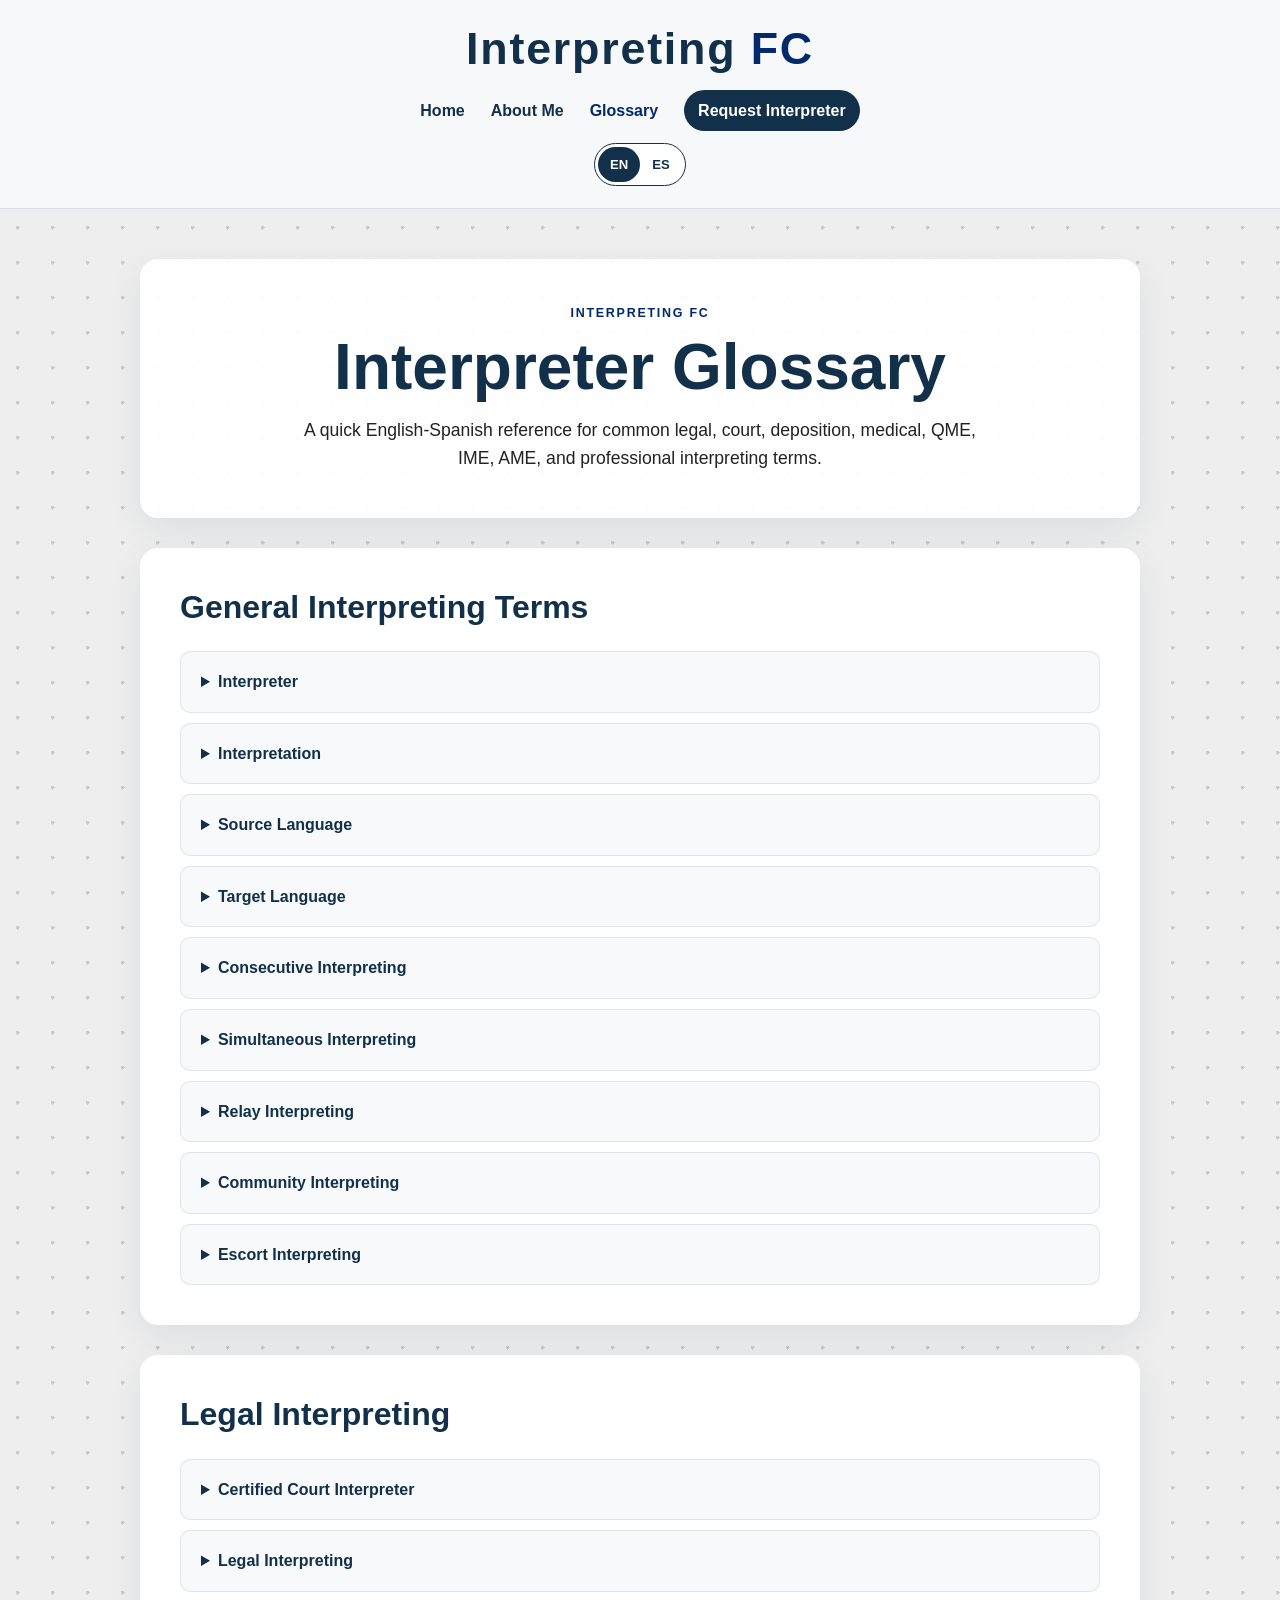
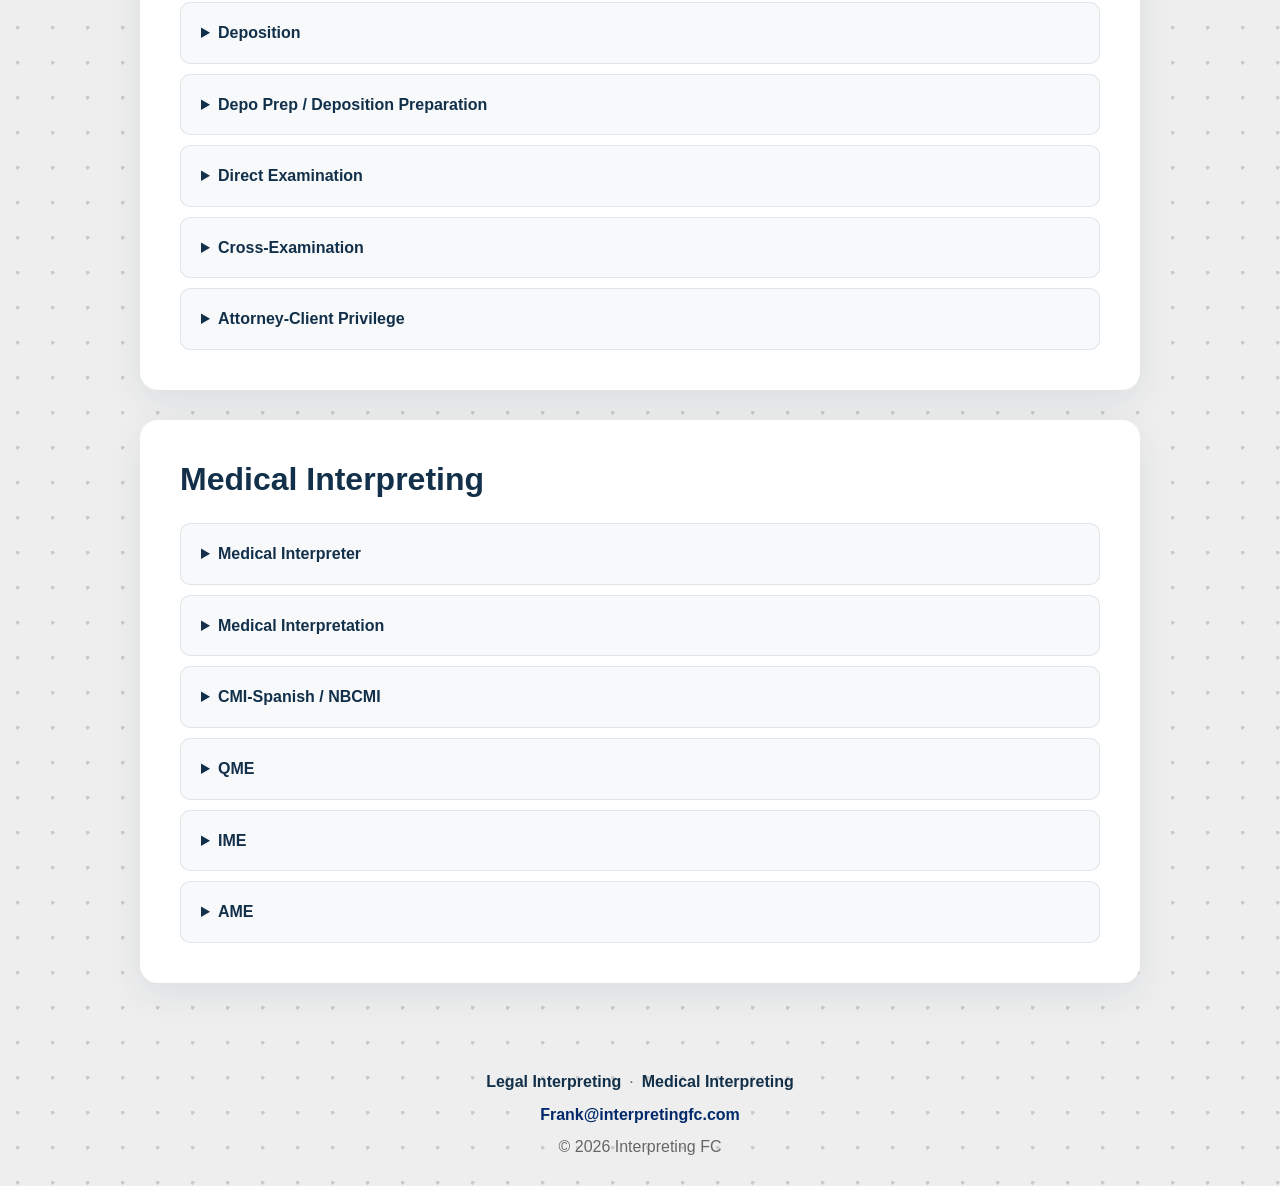
<file: glossary.html>
<!DOCTYPE html>
<html lang="en">

<head>

    <meta charset="UTF-8">

    <meta
        name="viewport"
        content="width=device-width, initial-scale=1.0"
    >

    <title>Spanish Legal &amp; Medical Interpreter Glossary | Interpreting FC</title>

    <meta name="description" content="English-Spanish glossary of legal, court, deposition, medical, QME, IME, AME, and interpreting terminology from Interpreting FC in Southern California.">

    <link rel="canonical" href="https://interpretingfc.com/glossary.html">
    <meta name="author" content="Francisco Emilio Capurro">
    <meta name="robots" content="index,follow,max-image-preview:large,max-snippet:-1">

    <link rel="icon" href="favicon.ico" sizes="any">
    <link rel="icon" type="image/png" sizes="32x32" href="favicon-32x32.png">
    <link rel="icon" type="image/png" sizes="16x16" href="favicon-16x16.png">
    <link rel="apple-touch-icon" sizes="180x180" href="apple-touch-icon.png">
    <link rel="manifest" href="site.webmanifest">
    <meta name="theme-color" content="#01296B">

    <meta property="og:type" content="website">
    <meta property="og:site_name" content="Interpreting FC">
    <meta property="og:title" content="English-Spanish Interpreter Glossary | Interpreting FC">
    <meta property="og:description" content="Legal, court, deposition, medical, QME, IME, AME, and professional interpreting terms in English and Spanish.">
    <meta property="og:url" content="https://interpretingfc.com/glossary.html">
    <meta property="og:image" content="https://interpretingfc.com/favicon.png">
    <meta property="og:image:alt" content="Interpreting FC English and Spanish interpreter logo">

    <meta name="twitter:card" content="summary">
    <meta name="twitter:title" content="English-Spanish Interpreter Glossary | Interpreting FC">
    <meta name="twitter:description" content="A bilingual legal and medical interpreting glossary for English and Spanish terminology.">
    <meta name="twitter:image" content="https://interpretingfc.com/favicon.png">

    <link rel="stylesheet" href="style.css">

    <script src="site.js" defer></script>

</head>


<body>

    <!-- HEADER -->

    <header class="site-header">

        <a href="index.html" class="site-brand">
            Interpreting <span>FC</span>
        </a>

        <div class="header-controls">

            <nav class="site-nav" aria-label="Main navigation">
                <a href="index.html">
                    <span class="lang-en">Home</span>
                    <span class="lang-es">Inicio</span>
                </a>
                <a href="about.html">
                    <span class="lang-en">About Me</span>
                    <span class="lang-es">Sobre Mí</span>
                </a>
                <a href="glossary.html" aria-current="page">
                    <span class="lang-en">Glossary</span>
                    <span class="lang-es">Glosario</span>
                </a>
                <a href="index.html#request" class="request-nav-link">
                    <span class="lang-en">Request Interpreter</span>
                    <span class="lang-es">Solicitar Intérprete</span>
                </a>
            </nav>

            <div class="language-toggle" aria-label="Language selection">
                <button type="button" data-set-language="en" aria-pressed="true">EN</button>
                <button type="button" data-set-language="es" aria-pressed="false">ES</button>
            </div>

        </div>

    </header>


    <!-- GLOSSARY -->

    <main class="glossary-page">


        <section class="glossary-intro">

            <div class="lang-en">

                <p class="eyebrow">
                    INTERPRETING FC
                </p>

                <h1>
                    Interpreter Glossary
                </h1>

                <p>
                    A quick English-Spanish reference for common legal, court, deposition,
                    medical, QME, IME, AME, and professional interpreting terms.
                </p>

            </div>


            <div class="lang-es">

                <p class="eyebrow">
                    INTERPRETING FC
                </p>

                <h1>
                    Glosario de Interpretación
                </h1>

                <p>
                    Una referencia rápida inglés-español de términos comunes de interpretación
                    legal, judicial, médica, QME, IME, AME y profesional.
                </p>

            </div>

        </section>


        <!-- GENERAL TERMS -->

        <section class="glossary-section">

            <div class="lang-en">

                <h2>
                    General Interpreting Terms
                </h2>


                <div class="glossary-list">

                    <details>
                        <summary>Interpreter</summary>
                        <p>
                            A professional who orally conveys spoken
                            communication from one language into another.
                        </p>
                    </details>


                    <details>
                        <summary>Interpretation</summary>
                        <p>
                            The process of transferring spoken or signed
                            communication from one language into another.
                        </p>
                    </details>


                    <details>
                        <summary>Source Language</summary>
                        <p>
                            The language from which the interpreter is
                            interpreting.
                        </p>
                    </details>


                    <details>
                        <summary>Target Language</summary>
                        <p>
                            The language into which the interpreter is
                            interpreting.
                        </p>
                    </details>


                    <details>
                        <summary>Consecutive Interpreting</summary>
                        <p>
                            The interpreter listens to a segment of speech
                            and then interprets it after the speaker pauses.
                        </p>
                    </details>


                    <details>
                        <summary>Simultaneous Interpreting</summary>
                        <p>
                            The interpreter conveys the message while the
                            speaker continues speaking, with only a short
                            delay between the original and interpreted speech.
                        </p>
                    </details>


                    <details>
                        <summary>Relay Interpreting</summary>
                        <p>
                            An interpreter interprets through an intermediate
                            language when a direct language combination is
                            unavailable.
                        </p>
                    </details>


                    <details>
                        <summary>Community Interpreting</summary>
                        <p>
                            Interpreting provided in public or community
                            settings such as government offices, schools,
                            social services, and community organizations.
                        </p>
                    </details>

                    <details>
                        <summary>Escort Interpreting</summary>
                        <p>
                            Interpreting in which the interpreter accompanies
                            a client or individual during appointments,
                            meetings, visits, or other activities to facilitate
                            communication between people who speak different
                            languages.
                        </p>
                    </details>

                </div>

            </div>


            <div class="lang-es">

                <h2>
                    Términos Generales de Interpretación
                </h2>


                <div class="glossary-list">

                    <details>
                        <summary>Intérprete</summary>
                        <p>
                            Profesional que transmite oralmente la
                            comunicación hablada de un idioma a otro.
                        </p>
                    </details>


                    <details>
                        <summary>Interpretación</summary>
                        <p>
                            El proceso de transferir comunicación hablada
                            o signada de un idioma a otro.
                        </p>
                    </details>


                    <details>
                        <summary>Idioma de Origen</summary>
                        <p>
                            El idioma desde el cual interpreta el intérprete.
                        </p>
                    </details>


                    <details>
                        <summary>Idioma de Destino</summary>
                        <p>
                            El idioma al cual interpreta el intérprete.
                        </p>
                    </details>


                    <details>
                        <summary>Interpretación Consecutiva</summary>
                        <p>
                            El intérprete escucha un segmento del discurso
                            y lo interpreta cuando el hablante hace una pausa.
                        </p>
                    </details>


                    <details>
                        <summary>Interpretación Simultánea</summary>
                        <p>
                            El intérprete transmite el mensaje mientras el
                            hablante continúa hablando, con un breve retraso
                            entre el discurso original y la interpretación.
                        </p>
                    </details>


                    <details>
                        <summary>Interpretación por Relevo</summary>
                        <p>
                            Un intérprete trabaja a través de un idioma
                            intermedio cuando no existe una combinación
                            lingüística directa disponible.
                        </p>
                    </details>


                    <details>
                        <summary>Interpretación Comunitaria</summary>
                        <p>
                            Interpretación en oficinas gubernamentales, escuelas,
                            servicios sociales, organizaciones comunitarias y
                            otros espacios públicos o comunitarios.
                        </p>
                    </details>

                    <details>
                        <summary>Interpretación de Acompañamiento</summary>
                        <p>
                            Interpretación en la que el intérprete acompaña
                            a un cliente o persona durante citas, reuniones,
                            visitas u otras actividades para facilitar la
                            comunicación entre personas que hablan diferentes
                            idiomas.
                        </p>
                    </details>

                </div>

            </div>

        </section>


        <!-- LEGAL -->

        <section class="glossary-section">

            <div class="lang-en">

                <h2>
                    Legal Interpreting
                </h2>


                <div class="glossary-list">

                    <details>
                        <summary>Certified Court Interpreter</summary>
                        <p>
                            An interpreter who has met the applicable
                            certification requirements established for
                            court interpreting.
                        </p>
                    </details>


                    <details>
                        <summary>Legal Interpreting</summary>
                        <p>
                            Interpreting performed in legal or judicial
                            settings, including court proceedings,
                            depositions, hearings, and related matters.
                        </p>
                    </details>


                    <details>
                        <summary>Deposition</summary>
                        <p>
                            A formal proceeding in which a person gives
                            sworn testimony outside of the courtroom,
                            typically recorded for use in a legal case.
                        </p>
                    </details>


                    <details>
                        <summary>Depo Prep / Deposition Preparation</summary>
                        <p>
                            A meeting held before a deposition to prepare a client or witness for
                            the deposition process, expected questions, and testimony.
                        </p>
                    </details>


                    <details>
                        <summary>Direct Examination</summary>
                        <p>
                            Questioning of a witness by the attorney who
                            called that witness.
                        </p>
                    </details>


                    <details>
                        <summary>Cross-Examination</summary>
                        <p>
                            Questioning of a witness by an opposing attorney.
                        </p>
                    </details>


                    <details>
                        <summary>Attorney-Client Privilege</summary>
                        <p>
                            A legal protection generally covering confidential
                            communications between an attorney and client
                            made for the purpose of obtaining or providing
                            legal advice.
                        </p>
                    </details>

                </div>

            </div>


            <div class="lang-es">

                <h2>
                    Interpretación Legal
                </h2>


                <div class="glossary-list">

                    <details>
                        <summary>Intérprete Judicial Certificado</summary>
                        <p>
                            Intérprete que ha cumplido con los requisitos
                            de certificación aplicables establecidos para
                            la interpretación judicial.
                        </p>
                    </details>


                    <details>
                        <summary>Interpretación Legal</summary>
                        <p>
                            Interpretación para procedimientos legales o judiciales,
                            incluyendo procedimientos judiciales, declaraciones,
                            audiencias y asuntos relacionados.
                        </p>
                    </details>


                    <details>
                        <summary>Deposición (Deposition)</summary>
                        <p>
                            Procedimiento formal en el que una persona presta
                            testimonio bajo juramento fuera de la sala del
                            tribunal, generalmente para ser utilizado en un
                            caso legal.
                        </p>
                    </details>


                    <details>
                        <summary>Interrogatorio Directo</summary>
                        <p>
                            Preguntas realizadas a un testigo por el abogado
                            que presentó a dicho testigo.
                        </p>
                    </details>


                    <details>
                        <summary>Contrainterrogatorio</summary>
                        <p>
                            Preguntas realizadas a un testigo por el abogado
                            de la parte contraria.
                        </p>
                    </details>


                    <details>
                        <summary>Privilegio Abogado-Cliente</summary>
                        <p>
                            Protección legal que generalmente cubre las
                            comunicaciones confidenciales entre un abogado
                            y su cliente realizadas para obtener o proporcionar
                            asesoramiento legal.
                        </p>
                    </details>

                </div>

            </div>

        </section>


        <!-- MEDICAL -->

        <section class="glossary-section">

            <div class="lang-en">

                <h2>
                    Medical Interpreting
                </h2>


                <div class="glossary-list">

                    <details>
                        <summary>Medical Interpreter</summary>
                        <p>
                            A professional who facilitates communication
                            between healthcare providers and patients who
                            speak different languages.
                        </p>
                    </details>


                    <details>
                        <summary>Medical Interpretation</summary>
                        <p>
                            Interpretation provided in healthcare settings
                            such as hospitals, clinics, medical offices,
                            examinations, and appointments.
                        </p>
                    </details>


                    <details>
                        <summary>CMI-Spanish / NBCMI</summary>
                        <p>
                            CMI-Spanish is the Spanish-language Certified Medical
                            Interpreter credential issued by the National Board of
                            Certification for Medical Interpreters (NBCMI).
                        </p>
                    </details>


                    <details>
                        <summary>QME</summary>
                        <p>
                            Qualified Medical Evaluator. In California,
                            a physician who has been certified to conduct
                            medical evaluations for workers' compensation
                            matters.
                        </p>
                    </details>


                    <details>
                        <summary>IME</summary>
                        <p>
                            Independent Medical Examination. A medical
                            evaluation performed by a physician who is
                            generally not the patient's treating physician.
                        </p>
                    </details>


                    <details>
                        <summary>AME</summary>
                        <p>
                            Agreed Medical Evaluator. In California workers'
                            compensation matters, a physician selected by
                            agreement of the parties to conduct an evaluation.
                        </p>
                    </details>

                </div>

            </div>


            <div class="lang-es">

                <h2>
                    Interpretación Médica
                </h2>


                <div class="glossary-list">

                    <details>
                        <summary>Intérprete Médico</summary>
                        <p>
                            Profesional que facilita la comunicación entre
                            proveedores de atención médica y pacientes que
                            hablan diferentes idiomas.
                        </p>
                    </details>


                    <details>
                        <summary>Interpretación Médica</summary>
                        <p>
                            Interpretación en hospitales, clínicas, consultorios,
                            exámenes y citas médicas.
                        </p>
                    </details>


                    <details>
                        <summary>CMI-Spanish / NBCMI</summary>
                        <p>
                            CMI-Spanish es la credencial de Intérprete Médico
                            Certificado en español otorgada por el National Board of
                            Certification for Medical Interpreters (NBCMI).
                        </p>
                    </details>


                    <details>
                        <summary>QME</summary>
                        <p>
                            Qualified Medical Evaluator. En California,
                            médico certificado para realizar evaluaciones
                            médicas relacionadas con asuntos de compensación
                            laboral.
                        </p>
                    </details>


                    <details>
                        <summary>IME</summary>
                        <p>
                            Independent Medical Examination. Evaluación médica
                            realizada por un médico que generalmente no es el
                            médico tratante del paciente.
                        </p>
                    </details>


                    <details>
                        <summary>AME</summary>
                        <p>
                            Agreed Medical Evaluator. En asuntos de compensación
                            laboral de California, médico seleccionado de común
                            acuerdo por las partes para realizar una evaluación.
                        </p>
                    </details>

                </div>

            </div>

        </section>


    </main>


    <footer>

        <nav class="footer-service-links" aria-label="Service links">
            <a href="legal-interpreting.html">
                <span class="lang-en">Legal Interpreting</span>
                <span class="lang-es">Interpretación Legal</span>
            </a>
            <span aria-hidden="true">·</span>
            <a href="medical-interpreting.html">
                <span class="lang-en">Medical Interpreting</span>
                <span class="lang-es">Interpretación Médica</span>
            </a>
        </nav>

        <p class="footer-contact">
            <a href="mailto:Frank@interpretingfc.com">Frank@interpretingfc.com</a>
        </p>

        <p>
            © 2026 Interpreting FC
        </p>

    </footer>

</body>

</html>
</file>
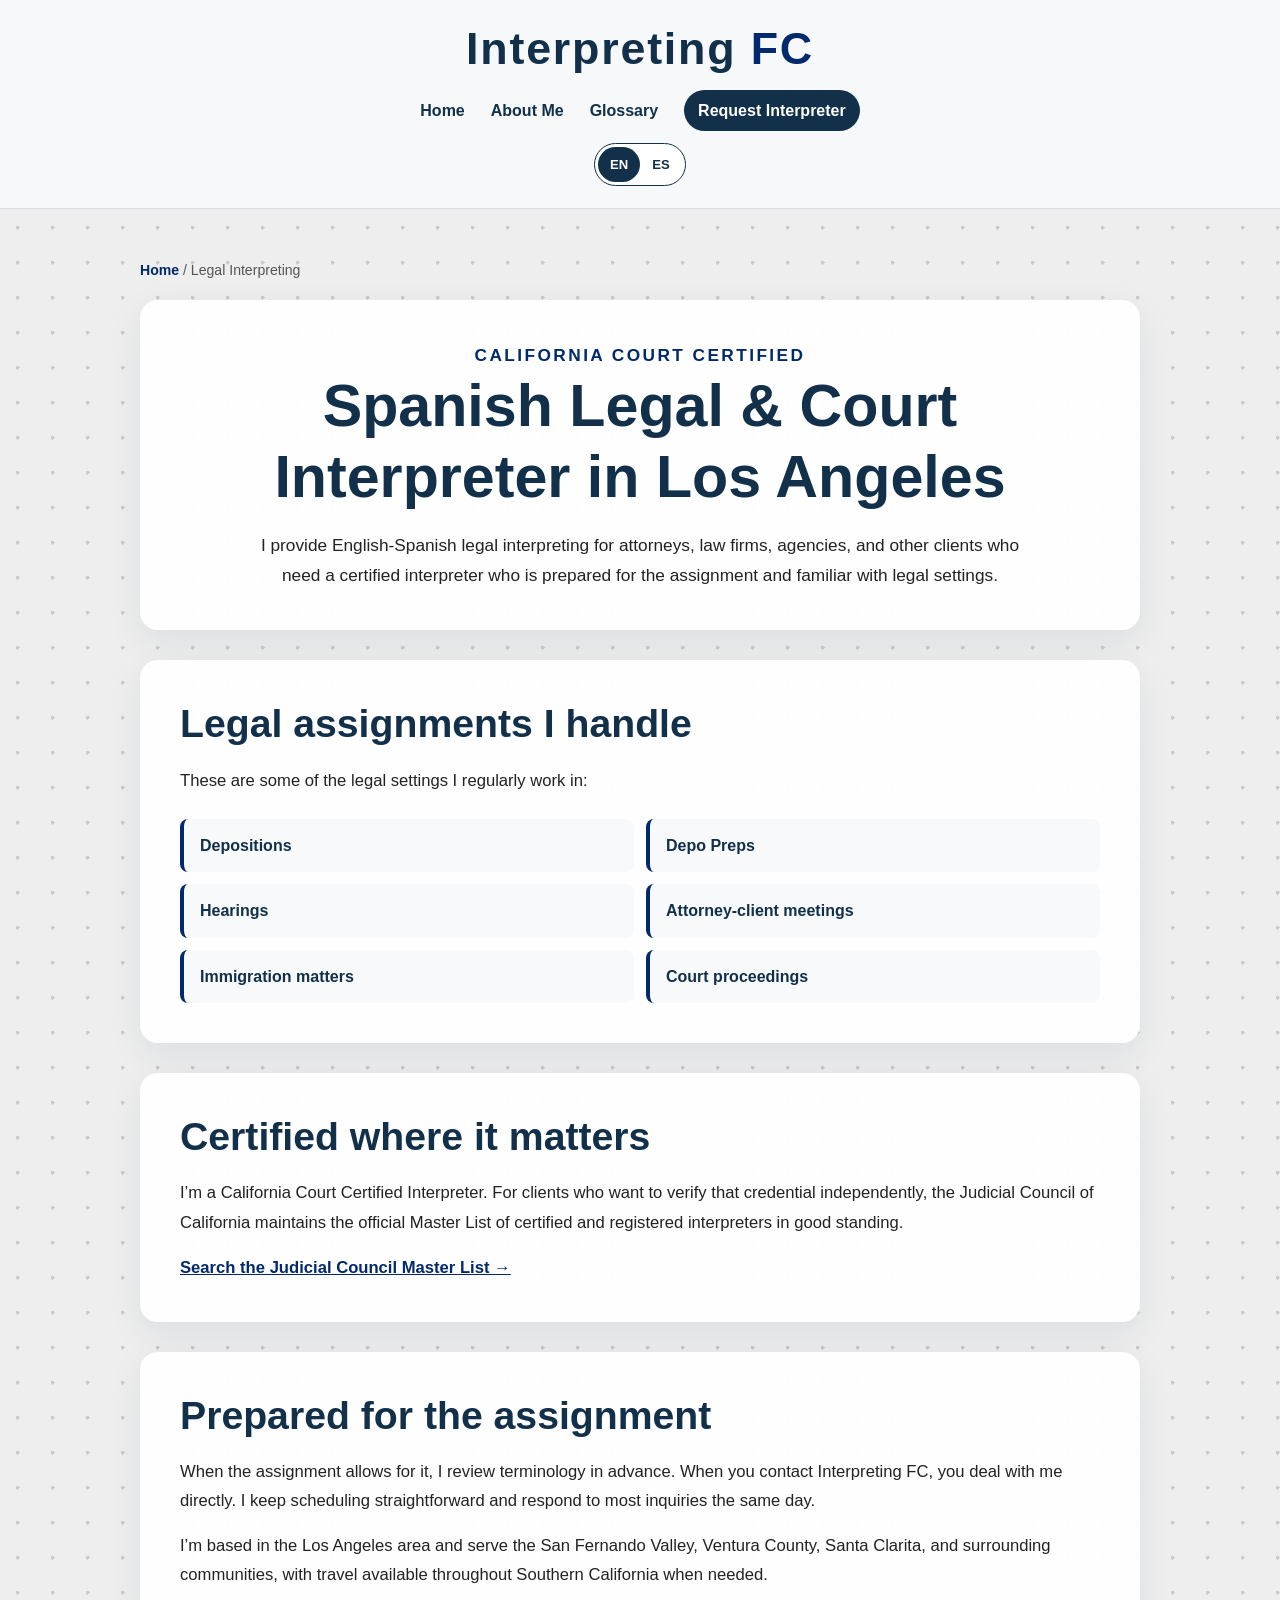
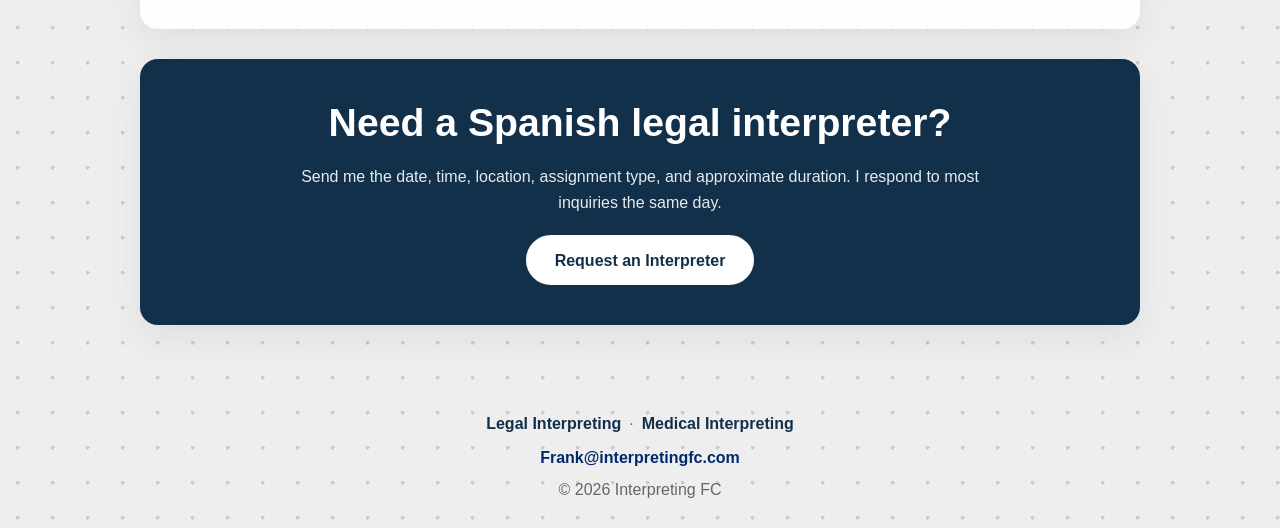
<file: legal-interpreting.html>
<!DOCTYPE html>
<html lang="en">

<head>
    <meta charset="UTF-8">
    <meta name="viewport" content="width=device-width, initial-scale=1.0">
    <title>Spanish Legal &amp; Court Interpreter Los Angeles | Interpreting FC</title>
    <meta name="description" content="California Court Certified Spanish interpreter for depositions, depo preps, hearings, attorney-client meetings and court proceedings in Los Angeles and Southern California.">
    <link rel="canonical" href="https://interpretingfc.com/legal-interpreting.html">
    <meta name="author" content="Francisco Emilio Capurro">
    <meta name="robots" content="index,follow,max-image-preview:large,max-snippet:-1">

    <link rel="icon" href="favicon.ico" sizes="any">
    <link rel="icon" type="image/png" sizes="32x32" href="favicon-32x32.png">
    <link rel="icon" type="image/png" sizes="16x16" href="favicon-16x16.png">
    <link rel="apple-touch-icon" sizes="180x180" href="apple-touch-icon.png">
    <link rel="manifest" href="site.webmanifest">
    <meta name="theme-color" content="#01296B">

    <meta property="og:type" content="website">
    <meta property="og:site_name" content="Interpreting FC">
    <meta property="og:title" content="Spanish Legal &amp; Court Interpreter Los Angeles | Interpreting FC">
    <meta property="og:description" content="California court-certified English-Spanish legal interpreting for depositions, depo preps, hearings, attorney-client meetings, immigration matters, and court proceedings.">
    <meta property="og:url" content="https://interpretingfc.com/legal-interpreting.html">
    <meta property="og:image" content="https://interpretingfc.com/favicon.png">
    <meta property="og:image:alt" content="Interpreting FC English and Spanish interpreter logo">

    <meta name="twitter:card" content="summary">
    <meta name="twitter:title" content="Spanish Legal &amp; Court Interpreter Los Angeles | Interpreting FC">
    <meta name="twitter:description" content="California court-certified English-Spanish legal interpreting for depositions, depo preps, hearings, attorney-client meetings, immigration matters, and court proceedings.">
    <meta name="twitter:image" content="https://interpretingfc.com/favicon.png">

    <link rel="stylesheet" href="style.css">

    <script type="application/ld+json">
{
  "@context": "https://schema.org",
  "@graph": [
    {
      "@type": "Service",
      "@id": "https://interpretingfc.com/legal-interpreting.html#service",
      "name": "English-Spanish Legal Interpreting",
      "serviceType": "Spanish legal and court interpreting",
      "provider": {
        "@id": "https://interpretingfc.com/#business"
      },
      "areaServed": [
        "Los Angeles",
        "San Fernando Valley",
        "Ventura County",
        "Santa Clarita",
        "Southern California"
      ],
      "url": "https://interpretingfc.com/legal-interpreting.html",
      "description": "California court-certified English-Spanish interpreting for depositions, depo preps, hearings, attorney-client meetings, immigration matters, and court proceedings."
    },
    {
      "@type": "BreadcrumbList",
      "itemListElement": [
        {
          "@type": "ListItem",
          "position": 1,
          "name": "Home",
          "item": "https://interpretingfc.com/"
        },
        {
          "@type": "ListItem",
          "position": 2,
          "name": "Legal Interpreting",
          "item": "https://interpretingfc.com/legal-interpreting.html"
        }
      ]
    }
  ]
}
    </script>

    <script src="site.js" defer></script>
</head>
<body>
    <header class="site-header">
        <a href="index.html" class="site-brand">Interpreting <span>FC</span></a>
        <div class="header-controls">
            <nav class="site-nav" aria-label="Main navigation">
                <a href="index.html"><span class="lang-en">Home</span><span class="lang-es">Inicio</span></a>
                <a href="about.html"><span class="lang-en">About Me</span><span class="lang-es">Sobre Mí</span></a>
                <a href="glossary.html"><span class="lang-en">Glossary</span><span class="lang-es">Glosario</span></a>
                <a href="index.html#request" class="request-nav-link"><span class="lang-en">Request Interpreter</span><span class="lang-es">Solicitar Intérprete</span></a>
            </nav>
            <div class="language-toggle" aria-label="Language selection">
                <button type="button" data-set-language="en" aria-pressed="true">EN</button>
                <button type="button" data-set-language="es" aria-pressed="false">ES</button>
            </div>
        </div>
    </header>

    <main class="service-detail-page">
        <div class="breadcrumbs"><a href="index.html">Home</a> / <span class="lang-en">Legal Interpreting</span><span class="lang-es">Interpretación Legal</span></div>

        <section class="service-detail-hero">
            <div class="lang-en">
                <p class="eyebrow">CALIFORNIA COURT CERTIFIED</p>
                <h1>Spanish Legal &amp; Court Interpreter in Los Angeles</h1>
                <p>
                    I provide English-Spanish legal interpreting for attorneys, law firms,
                    agencies, and other clients who need a certified interpreter who is
                    prepared for the assignment and familiar with legal settings.
                </p>
            </div>
            <div class="lang-es">
                <p class="eyebrow">CERTIFICADO POR LOS TRIBUNALES DE CALIFORNIA</p>
                <h1>Intérprete Legal y Judicial de Español en Los Ángeles</h1>
                <p>
                    Ofrezco interpretación legal inglés-español para abogados, bufetes, agencias
                    y otros clientes que necesitan un intérprete certificado, preparado y
                    con experiencia en procedimientos legales.
                </p>
            </div>
        </section>

        <section class="service-detail-section">
            <div class="lang-en">
                <h2>Legal assignments I handle</h2>
                <p>These are some of the legal settings I regularly work in:</p>
                <ul class="assignment-list">
                    <li>Depositions</li>
                    <li>Depo Preps</li>
                    <li>Hearings</li>
                    <li>Attorney-client meetings</li>
                    <li>Immigration matters</li>
                    <li>Court proceedings</li>
                </ul>
            </div>
            <div class="lang-es">
                <h2>Tipos de trabajo legal</h2>
                <p>Trabajo regularmente en:</p>
                <ul class="assignment-list">
                    <li>Deposiciones</li>
                    <li>Preparación de deposiciones</li>
                    <li>Audiencias</li>
                    <li>Reuniones entre abogados y clientes</li>
                    <li>Asuntos de inmigración</li>
                    <li>Procedimientos judiciales</li>
                </ul>
            </div>
        </section>

        <section class="service-detail-section">
            <div class="lang-en">
                <h2>Certified where it matters</h2>
                <p>
                    I’m a California Court Certified Interpreter. For clients who want to verify
                    that credential independently, the Judicial Council of California maintains
                    the official Master List of certified and registered interpreters in good standing.
                </p>
                <p><a href="https://languageaccess.courts.ca.gov/court-interpreters-resources/search-interpreter" target="_blank" rel="noopener noreferrer"><strong>Search the Judicial Council Master List →</strong></a></p>
            </div>
            <div class="lang-es">
                <h2>Certificación oficial</h2>
                <p>
                    Soy Intérprete Certificado por los Tribunales de California. Para quien quiera
                    verificar esa certificación de forma independiente, el Consejo Judicial de
                    California mantiene la lista oficial de intérpretes certificados y registrados
                    que se encuentran en regla.
                </p>
                <p><a href="https://languageaccess.courts.ca.gov/court-interpreters-resources/search-interpreter" target="_blank" rel="noopener noreferrer"><strong>Buscar en la lista del Consejo Judicial →</strong></a></p>
            </div>
        </section>

        <section class="service-detail-section">
            <div class="lang-en">
                <h2>Prepared for the assignment</h2>
                <p>
                    When the assignment allows for it, I review terminology in advance. When you contact Interpreting FC, you deal with me directly. I keep scheduling
                    straightforward and respond to most inquiries the same day.
                </p>
                <p>
                    I’m based in the Los Angeles area and serve the San Fernando Valley, Ventura
                    County, Santa Clarita, and surrounding communities, with travel available
                    throughout Southern California when needed.
                </p>
            </div>
            <div class="lang-es">
                <h2>Llego preparado</h2>
                <p>
                    Cuando es posible, reviso la terminología con anticipación.
                    Cuando se comunica con Interpreting FC, trata conmigo directamente. Mantengo la
                    coordinación sencilla y respondo la mayoría de las consultas el mismo día.
                </p>
                <p>
                    Trabajo desde el área de Los Ángeles y atiendo el Valle de San Fernando, el
                    condado de Ventura, Santa Clarita y comunidades cercanas, con disponibilidad
                    para viajar por el sur de California cuando sea necesario.
                </p>
            </div>
        </section>

        <section class="service-detail-cta">
            <div class="lang-en">
                <h2>Need a Spanish legal interpreter?</h2>
                <p>Send me the date, time, location, assignment type, and approximate duration. I respond to most inquiries the same day.</p>
            </div>
            <div class="lang-es">
                <h2>¿Necesita un intérprete legal de español?</h2>
                <p>Envíeme la fecha, hora, ubicación, tipo de trabajo y duración aproximada. Respondo la mayoría de las consultas el mismo día.</p>
            </div>
            <a class="button" href="index.html#request"><span class="lang-en">Request an Interpreter</span><span class="lang-es">Solicitar un Intérprete</span></a>
        </section>
    </main>

    <footer>

        <nav class="footer-service-links" aria-label="Service links">
            <a href="legal-interpreting.html">
                <span class="lang-en">Legal Interpreting</span>
                <span class="lang-es">Interpretación Legal</span>
            </a>
            <span aria-hidden="true">·</span>
            <a href="medical-interpreting.html">
                <span class="lang-en">Medical Interpreting</span>
                <span class="lang-es">Interpretación Médica</span>
            </a>
        </nav>

        <p class="footer-contact">
            <a href="mailto:Frank@interpretingfc.com">Frank@interpretingfc.com</a>
        </p>

        <p>
            © 2026 Interpreting FC
        </p>

    </footer>
</body>
</html>
</file>
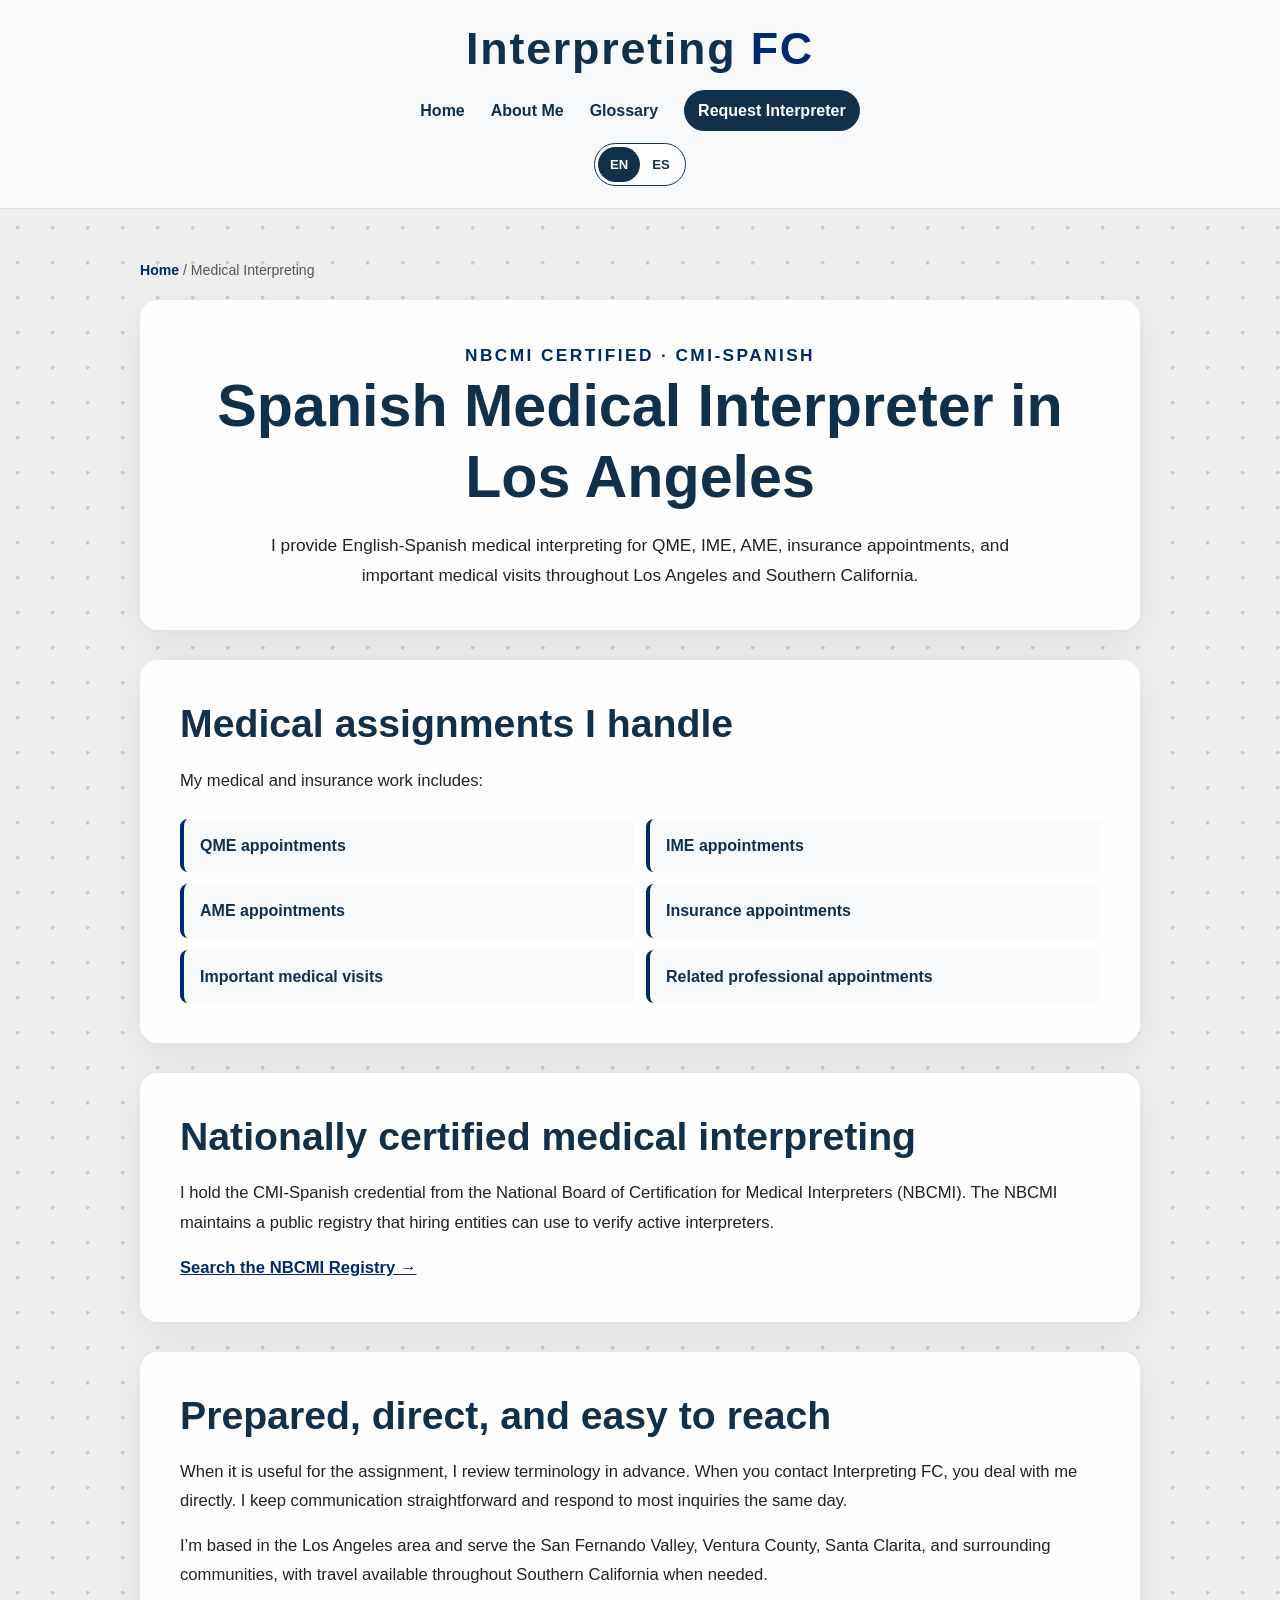
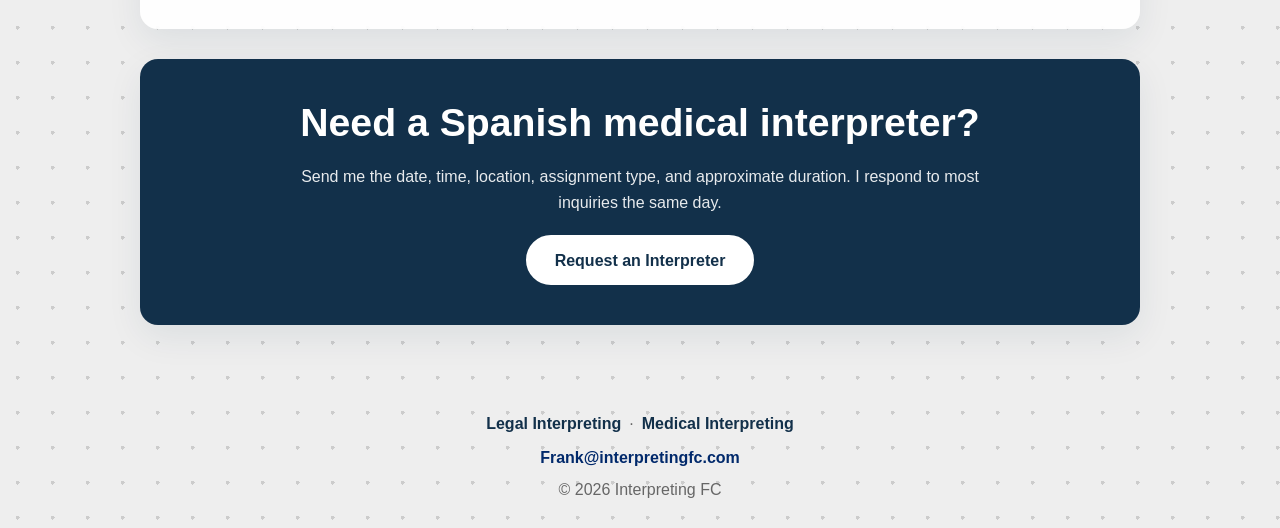
<file: medical-interpreting.html>
<!DOCTYPE html>
<html lang="en">

<head>
    <meta charset="UTF-8">
    <meta name="viewport" content="width=device-width, initial-scale=1.0">
    <title>Spanish Medical Interpreter Los Angeles | Interpreting FC</title>
    <meta name="description" content="NBCMI Certified Spanish medical interpreter for QME, IME, AME, insurance appointments, and important medical visits in Los Angeles and Southern California.">
    <link rel="canonical" href="https://interpretingfc.com/medical-interpreting.html">
    <meta name="author" content="Francisco Emilio Capurro">
    <meta name="robots" content="index,follow,max-image-preview:large,max-snippet:-1">

    <link rel="icon" href="favicon.ico" sizes="any">
    <link rel="icon" type="image/png" sizes="32x32" href="favicon-32x32.png">
    <link rel="icon" type="image/png" sizes="16x16" href="favicon-16x16.png">
    <link rel="apple-touch-icon" sizes="180x180" href="apple-touch-icon.png">
    <link rel="manifest" href="site.webmanifest">
    <meta name="theme-color" content="#01296B">

    <meta property="og:type" content="website">
    <meta property="og:site_name" content="Interpreting FC">
    <meta property="og:title" content="Spanish Medical Interpreter Los Angeles | Interpreting FC">
    <meta property="og:description" content="NBCMI Certified English-Spanish medical interpreting for QME, IME, AME, insurance appointments, and important medical visits in Southern California.">
    <meta property="og:url" content="https://interpretingfc.com/medical-interpreting.html">
    <meta property="og:image" content="https://interpretingfc.com/favicon.png">
    <meta property="og:image:alt" content="Interpreting FC English and Spanish interpreter logo">

    <meta name="twitter:card" content="summary">
    <meta name="twitter:title" content="Spanish Medical Interpreter Los Angeles | Interpreting FC">
    <meta name="twitter:description" content="NBCMI Certified English-Spanish medical interpreting for QME, IME, AME, insurance appointments, and important medical visits in Southern California.">
    <meta name="twitter:image" content="https://interpretingfc.com/favicon.png">

    <link rel="stylesheet" href="style.css">

    <script type="application/ld+json">
{
  "@context": "https://schema.org",
  "@graph": [
    {
      "@type": "Service",
      "@id": "https://interpretingfc.com/medical-interpreting.html#service",
      "name": "English-Spanish Medical Interpreting",
      "serviceType": "Spanish medical interpreting for QME, IME, AME, insurance, and medical appointments",
      "provider": {
        "@id": "https://interpretingfc.com/#business"
      },
      "areaServed": [
        "Los Angeles",
        "San Fernando Valley",
        "Ventura County",
        "Santa Clarita",
        "Southern California"
      ],
      "url": "https://interpretingfc.com/medical-interpreting.html",
      "description": "NBCMI Certified English-Spanish medical interpreting for QME, IME, AME, insurance appointments, and important medical visits."
    },
    {
      "@type": "BreadcrumbList",
      "itemListElement": [
        {
          "@type": "ListItem",
          "position": 1,
          "name": "Home",
          "item": "https://interpretingfc.com/"
        },
        {
          "@type": "ListItem",
          "position": 2,
          "name": "Medical Interpreting",
          "item": "https://interpretingfc.com/medical-interpreting.html"
        }
      ]
    }
  ]
}
    </script>

    <script src="site.js" defer></script>
</head>
<body>
    <header class="site-header">
        <a href="index.html" class="site-brand">Interpreting <span>FC</span></a>
        <div class="header-controls">
            <nav class="site-nav" aria-label="Main navigation">
                <a href="index.html"><span class="lang-en">Home</span><span class="lang-es">Inicio</span></a>
                <a href="about.html"><span class="lang-en">About Me</span><span class="lang-es">Sobre Mí</span></a>
                <a href="glossary.html"><span class="lang-en">Glossary</span><span class="lang-es">Glosario</span></a>
                <a href="index.html#request" class="request-nav-link"><span class="lang-en">Request Interpreter</span><span class="lang-es">Solicitar Intérprete</span></a>
            </nav>
            <div class="language-toggle" aria-label="Language selection">
                <button type="button" data-set-language="en" aria-pressed="true">EN</button>
                <button type="button" data-set-language="es" aria-pressed="false">ES</button>
            </div>
        </div>
    </header>

    <main class="service-detail-page">
        <div class="breadcrumbs"><a href="index.html">Home</a> / <span class="lang-en">Medical Interpreting</span><span class="lang-es">Interpretación Médica</span></div>

        <section class="service-detail-hero">
            <div class="lang-en">
                <p class="eyebrow">NBCMI CERTIFIED · CMI-SPANISH</p>
                <h1>Spanish Medical Interpreter in Los Angeles</h1>
                <p>
                    I provide English-Spanish medical interpreting for QME, IME, AME, insurance
                    appointments, and important medical visits throughout Los Angeles and Southern
                    California.
                </p>
            </div>
            <div class="lang-es">
                <p class="eyebrow">CERTIFICADO POR NBCMI · CMI-SPANISH</p>
                <h1>Intérprete Médico de Español en Los Ángeles</h1>
                <p>
                    Ofrezco interpretación médica inglés-español para QME, IME, AME, citas de
                    seguros y visitas médicas importantes en Los Ángeles y el sur de California.
                </p>
            </div>
        </section>

        <section class="service-detail-section">
            <div class="lang-en">
                <h2>Medical assignments I handle</h2>
                <p>My medical and insurance work includes:</p>
                <ul class="assignment-list">
                    <li>QME appointments</li>
                    <li>IME appointments</li>
                    <li>AME appointments</li>
                    <li>Insurance appointments</li>
                    <li>Important medical visits</li>
                    <li>Related professional appointments</li>
                </ul>
            </div>
            <div class="lang-es">
                <h2>Trabajo médico y de seguros</h2>
                <p>Mi trabajo médico y de seguros incluye:</p>
                <ul class="assignment-list">
                    <li>Citas QME</li>
                    <li>Citas IME</li>
                    <li>Citas AME</li>
                    <li>Citas de seguros</li>
                    <li>Visitas médicas importantes</li>
                    <li>Citas profesionales relacionadas</li>
                </ul>
            </div>
        </section>

        <section class="service-detail-section">
            <div class="lang-en">
                <h2>Nationally certified medical interpreting</h2>
                <p>
                    I hold the CMI-Spanish credential from the National Board of Certification for
                    Medical Interpreters (NBCMI). The NBCMI maintains a public registry that hiring
                    entities can use to verify active interpreters.
                </p>
                <p><a href="https://www.certifiedmedicalinterpreters.org/search-cmi-registry" target="_blank" rel="noopener noreferrer"><strong>Search the NBCMI Registry →</strong></a></p>
            </div>
            <div class="lang-es">
                <h2>Interpretación médica con certificación nacional</h2>
                <p>
                    Tengo la credencial CMI-Spanish del National Board of Certification for Medical
                    Interpreters (NBCMI). NBCMI mantiene un registro público que permite verificar
                    a los intérpretes activos.
                </p>
                <p><a href="https://www.certifiedmedicalinterpreters.org/search-cmi-registry" target="_blank" rel="noopener noreferrer"><strong>Buscar en el registro de NBCMI →</strong></a></p>
            </div>
        </section>

        <section class="service-detail-section">
            <div class="lang-en">
                <h2>Prepared, direct, and easy to reach</h2>
                <p>
                    When it is useful for the assignment, I review terminology in advance. When you contact Interpreting FC, you deal with me directly. I keep communication
                    straightforward and respond to most inquiries the same day.
                </p>
                <p>
                    I’m based in the Los Angeles area and serve the San Fernando Valley, Ventura
                    County, Santa Clarita, and surrounding communities, with travel available
                    throughout Southern California when needed.
                </p>
            </div>
            <div class="lang-es">
                <h2>Preparado, directo y fácil de contactar</h2>
                <p>
                    Cuando corresponde, reviso la terminología con anticipación.
                    Cuando se comunica con Interpreting FC, trata conmigo directamente. Mantengo una
                    comunicación sencilla y respondo la mayoría de las consultas el mismo día.
                </p>
                <p>
                    Trabajo desde el área de Los Ángeles y atiendo el Valle de San Fernando, el
                    condado de Ventura, Santa Clarita y comunidades cercanas, con disponibilidad
                    para viajar por el sur de California cuando sea necesario.
                </p>
            </div>
        </section>

        <section class="service-detail-cta">
            <div class="lang-en">
                <h2>Need a Spanish medical interpreter?</h2>
                <p>Send me the date, time, location, assignment type, and approximate duration. I respond to most inquiries the same day.</p>
            </div>
            <div class="lang-es">
                <h2>¿Necesita un intérprete médico de español?</h2>
                <p>Envíeme la fecha, hora, ubicación, tipo de trabajo y duración aproximada. Respondo la mayoría de las consultas el mismo día.</p>
            </div>
            <a class="button" href="index.html#request"><span class="lang-en">Request an Interpreter</span><span class="lang-es">Solicitar un Intérprete</span></a>
        </section>
    </main>

    <footer>

        <nav class="footer-service-links" aria-label="Service links">
            <a href="legal-interpreting.html">
                <span class="lang-en">Legal Interpreting</span>
                <span class="lang-es">Interpretación Legal</span>
            </a>
            <span aria-hidden="true">·</span>
            <a href="medical-interpreting.html">
                <span class="lang-en">Medical Interpreting</span>
                <span class="lang-es">Interpretación Médica</span>
            </a>
        </nav>

        <p class="footer-contact">
            <a href="mailto:Frank@interpretingfc.com">Frank@interpretingfc.com</a>
        </p>

        <p>
            © 2026 Interpreting FC
        </p>

    </footer>
</body>
</html>
</file>
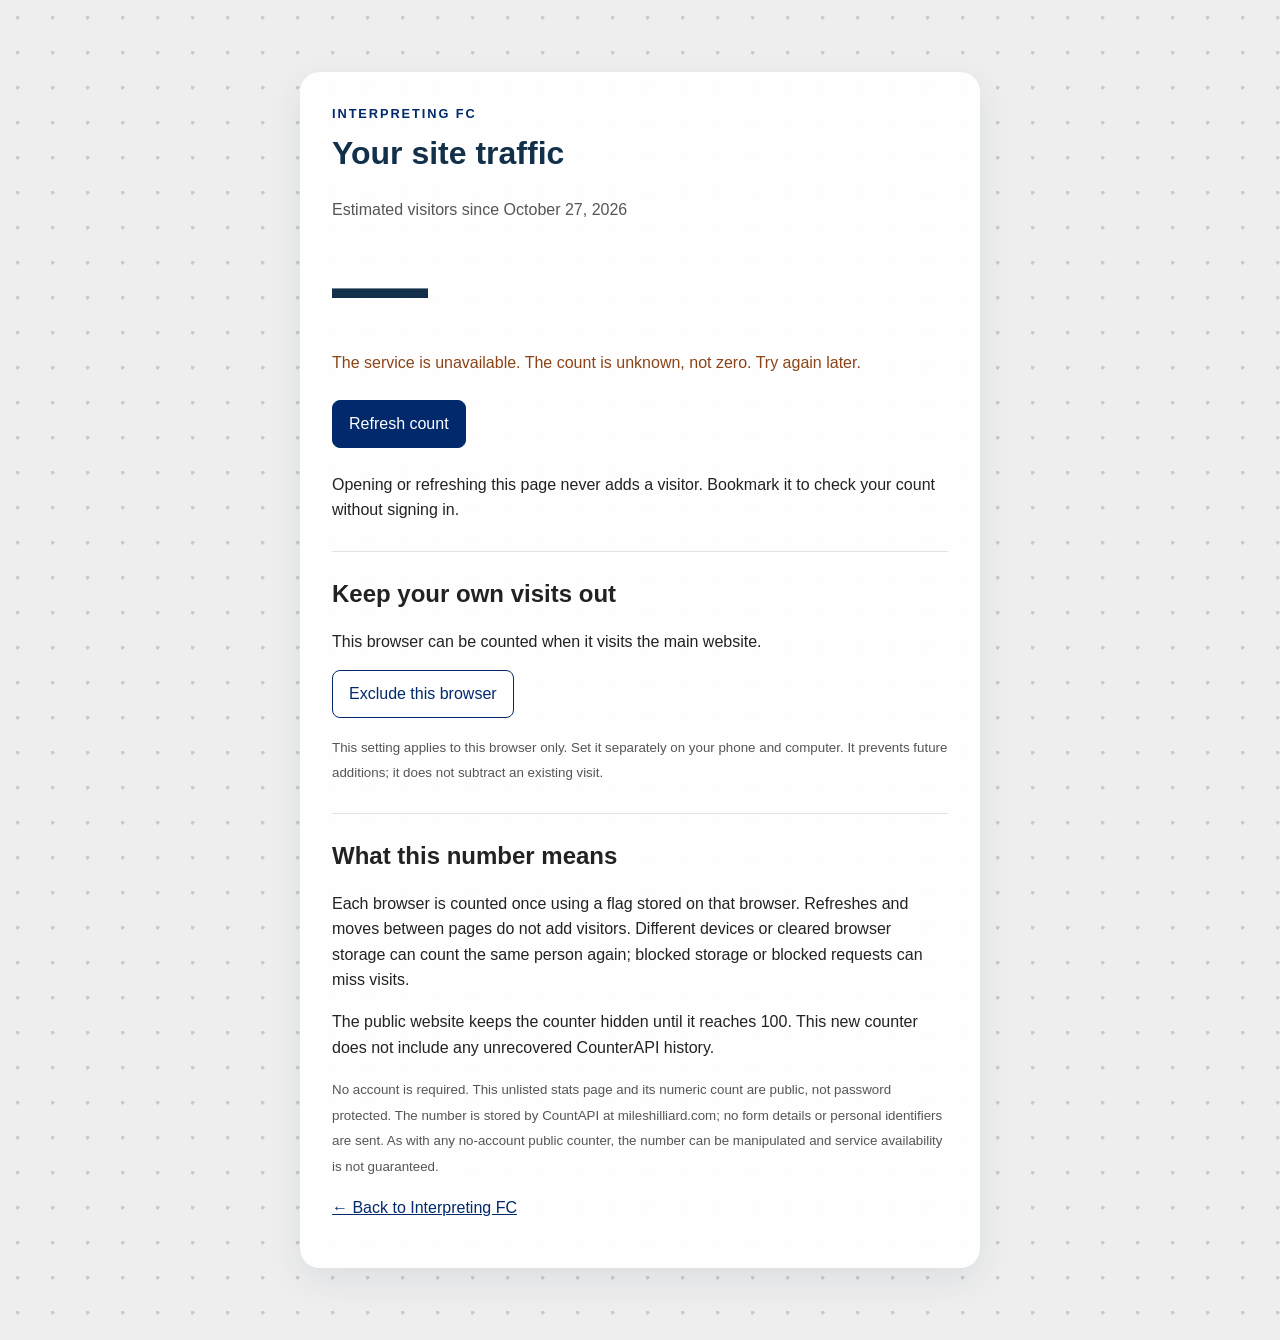
<file: traffic.html>
<!doctype html>
<html lang="en" data-counter-dashboard>
<head>
    <meta charset="utf-8">
    <meta name="viewport" content="width=device-width,initial-scale=1">
    <meta name="robots" content="noindex,nofollow">
    <meta name="referrer" content="no-referrer">
    <title>Site traffic | Interpreting FC</title>
    <link rel="icon" href="favicon.ico">
    <link rel="stylesheet" href="style.css">
    <style>
        main { max-width: 680px; margin: 8vh auto; padding: 32px; background: var(--paper); border-radius: 20px; box-shadow: var(--shadow); }
        .eyebrow { text-transform: uppercase; letter-spacing: .15em; font-size: .8rem; font-weight: bold; color: var(--blue); }
        h1 { color: var(--navy); margin: 8px 0 24px; }
        #traffic-count { display: block; font-size: clamp(4rem,15vw,6rem); line-height: 1; font-weight: bold; color: var(--navy); margin: 12px 0; }
        .muted, small { color: var(--muted); }
        .actions { display: flex; flex-wrap: wrap; gap: 12px; margin: 24px 0; }
        button { border: 1px solid var(--blue); border-radius: 8px; padding: 10px 16px; color: var(--blue); background: white; cursor: pointer; }
        button.primary { background: var(--blue); color: white; }
        button:disabled { opacity: .6; cursor: wait; }
        button:focus-visible, a:focus-visible { outline: 3px solid #d69c36; outline-offset: 3px; }
        hr { border: 0; border-top: 1px solid var(--line); margin: 28px 0; }
        #traffic-status[data-state="offline"] { color: #8c4417; }
        @media(max-width: 720px) { main { margin: 24px 16px; padding: 24px; } }
    </style>
    <script src="visitor-counter.js" defer></script>
    <script src="traffic.js?v=20261027-2" defer></script>
</head>
<body>
<main>
    <p class="eyebrow">Interpreting FC</p>
    <h1>Your site traffic</h1>
    <p class="muted">Estimated visitors since October 27, 2026</p>
    <output id="traffic-count" aria-label="Estimated visitor count">—</output>
    <p id="traffic-status" role="status" aria-live="polite">Checking the counter…</p>
    <p id="traffic-checked" class="muted"></p>
    <div class="actions">
        <button id="traffic-refresh" class="primary" type="button">Refresh count</button>
    </div>
    <p>Opening or refreshing this page never adds a visitor. Bookmark it to check your count without signing in.</p>
    <hr>
    <h2>Keep your own visits out</h2>
    <p id="traffic-exclusion">Checking this browser…</p>
    <button id="traffic-toggle" type="button">Exclude this browser</button>
    <p><small>This setting applies to this browser only. Set it separately on your phone and computer. It prevents future additions; it does not subtract an existing visit.</small></p>
    <hr>
    <h2>What this number means</h2>
    <p>Each browser is counted once using a flag stored on that browser. Refreshes and moves between pages do not add visitors. Different devices or cleared browser storage can count the same person again; blocked storage or blocked requests can miss visits.</p>
    <p>The public website keeps the counter hidden until it reaches 100. This new counter does not include any unrecovered CounterAPI history.</p>
    <p><small>No account is required. This unlisted stats page and its numeric count are public, not password protected. The number is stored by CountAPI at mileshilliard.com; no form details or personal identifiers are sent. As with any no-account public counter, the number can be manipulated and service availability is not guaranteed.</small></p>
    <p><a href="index.html">← Back to Interpreting FC</a></p>
</main>
</body>
</html>
</file>
<file: style.css>
/* =========================================
   INTERPRETING FC
   Shared styles for Home, About, Glossary, Legal, and Medical pages
   ========================================= */

:root {
    --navy: #12304a;
    --blue: #01296B;
    --blue-soft: #dbe6f4;
    --ink: #222222;
    --muted: #555555;
    --paper: rgba(255, 255, 255, 0.94);
    --soft: #f7f9fb;
    --line: rgba(18, 48, 74, 0.13);
    --shadow: 0 12px 35px rgba(18, 48, 74, 0.08);
}

* {
    box-sizing: border-box;
}

html {
    scroll-behavior: smooth;
    scroll-padding-top: 24px;
}

body {
    margin: 0;
    font-family: Arial, Helvetica, sans-serif;
    color: var(--ink);
    line-height: 1.6;
    background-color: #eeeeee;
    background-image: radial-gradient(circle, #cccccc 2px, transparent 2px);
    background-size: 35px 35px;
}

img {
    max-width: 100%;
}

a {
    color: var(--blue);
}

h1,
h2,
h3 {
    line-height: 1.2;
}

button,
input,
select,
textarea {
    font: inherit;
}

/* =========================================
   LANGUAGE SYSTEM
   ========================================= */

.lang-en,
.lang-es {
    display: none;
}

html[lang="en"] .lang-en {
    display: block;
}

html[lang="es"] .lang-es {
    display: block;
}

span.lang-en,
span.lang-es {
    display: none;
}

html[lang="en"] span.lang-en {
    display: inline;
}

html[lang="es"] span.lang-es {
    display: inline;
}

/* =========================================
   ONE SHARED HEADER — ALL PAGES
   ========================================= */

.site-header {
    width: 100%;
    padding: 26px 20px 22px;
    text-align: center;
    background: rgba(247, 249, 251, 0.97);
    border-bottom: 1px solid var(--line);
}

.site-brand {
    display: inline-block;
    color: var(--navy);
    font-size: clamp(2rem, 5vw, 2.8rem);
    font-weight: 800;
    letter-spacing: 0.04em;
    line-height: 1;
    text-decoration: none;
}

.site-brand span {
    color: var(--blue);
}

.header-controls {
    display: flex;
    flex-direction: column;
    align-items: center;
    justify-content: center;
    gap: 12px;
    width: min(100%, 980px);
    margin: 18px auto 0;
}

.site-nav {
    display: flex;
    justify-content: center;
    align-items: center;
    flex-wrap: wrap;
    width: 100%;
    gap: 10px 26px;
    text-align: center;
}

.site-nav a {
    padding: 6px 0;
    color: var(--navy);
    font-weight: 700;
    text-decoration: none;
}

.site-nav a:hover,
.site-nav a[aria-current="page"] {
    color: var(--blue);
}

.site-nav .request-nav-link {
    padding: 8px 14px;
    color: #ffffff;
    background: var(--navy);
    border-radius: 999px;
}

.site-nav .request-nav-link:hover {
    color: #ffffff;
    background: var(--blue);
}

.language-toggle {
    display: inline-flex;
    flex: 0 0 auto;
    padding: 3px;
    background: #ffffff;
    border: 1px solid var(--navy);
    border-radius: 999px;
}

.language-toggle button {
    min-width: 42px;
    padding: 7px 10px;
    color: var(--navy);
    font-size: 0.82rem;
    font-weight: 800;
    background: transparent;
    border: 0;
    border-radius: 999px;
    cursor: pointer;
}

.language-toggle button[aria-pressed="true"] {
    color: #ffffff;
    background: var(--navy);
}

/* =========================================
   SHARED COMPONENTS
   ========================================= */

.eyebrow {
    margin: 0 0 10px;
    color: var(--blue);
    font-size: 0.78rem;
    font-weight: 800;
    letter-spacing: 0.14em;
}

.button {
    display: inline-flex;
    align-items: center;
    justify-content: center;
    min-height: 50px;
    padding: 13px 27px;
    color: #ffffff;
    font-weight: 800;
    line-height: 1.2;
    text-align: center;
    text-decoration: none;
    background: var(--navy);
    border: 2px solid var(--navy);
    border-radius: 999px;
    cursor: pointer;
    transition: transform 0.15s ease, opacity 0.15s ease, background 0.15s ease;
}

.button:hover {
    opacity: 0.92;
    transform: translateY(-1px);
}

.button:focus-visible,
.site-nav a:focus-visible,
.language-toggle button:focus-visible,
.contact-email a:focus-visible,
.footer-contact a:focus-visible,
.footer-service-links a:focus-visible,
.service-card a:focus-visible,
.credential-verify a:focus-visible {
    outline: 3px solid rgba(1, 41, 107, 0.28);
    outline-offset: 3px;
}

.button-secondary {
    color: var(--navy);
    background: #ffffff;
    border-color: rgba(18, 48, 74, 0.25);
}

.hero-actions,
.form-actions,
.cta-actions {
    display: flex;
    align-items: center;
    justify-content: center;
    flex-wrap: wrap;
    gap: 12px;
}


.contact-email {
    margin-top: 15px !important;
    font-size: 0.95rem !important;
}

.contact-email a,
.footer-contact a {
    color: var(--blue);
    font-weight: 800;
    text-decoration: none;
}

.contact-email a:hover,
.footer-contact a:hover {
    text-decoration: underline;
}

.team-line {
    margin: 16px auto 0 !important;
    color: var(--blue);
    font-weight: 700;
    font-style: italic;
}

.language-pair {
    margin: 0.65rem auto 1.5rem !important;
    color: var(--blue);
    font-size: 0.95rem !important;
    font-weight: 800;
    letter-spacing: 0.08em;
    text-align: center;
}

/* =========================================
   CREDENTIALS — PURPOSELY PROMINENT
   ========================================= */

.hero-credentials,
.credential-grid {
    display: grid;
    grid-template-columns: repeat(2, minmax(0, 1fr));
    gap: 14px;
}

.hero-credentials {
    max-width: 780px;
    margin: 22px auto 24px;
}

.credential-card {
    display: flex;
    align-items: center;
    gap: 13px;
    min-height: 98px;
    padding: 18px 19px;
    text-align: left;
    background: #ffffff;
    border: 1px solid rgba(1, 41, 107, 0.22);
    border-radius: 14px;
    box-shadow: 0 8px 24px rgba(18, 48, 74, 0.07);
}

.credential-mark {
    display: inline-grid;
    place-items: center;
    flex: 0 0 34px;
    width: 34px;
    height: 34px;
    color: #ffffff;
    font-size: 1.05rem;
    font-weight: 900;
    background: var(--blue);
    border-radius: 50%;
}

.credential-card strong {
    display: block;
    color: var(--navy);
    font-size: 1rem;
    line-height: 1.35;
}

.credential-verify {
    margin-top: 7px;
    font-size: 0.78rem;
    line-height: 1.35;
}

.credential-verify a {
    color: var(--blue);
    font-weight: 700;
    text-decoration: none;
}

.credential-verify a:hover {
    text-decoration: underline;
}

.credential-band {
    margin-top: 30px;
    padding: 32px 38px 38px;
    background: var(--paper);
    border-radius: 18px;
    box-shadow: var(--shadow);
}

.credential-band .eyebrow {
    text-align: center;
}

/* =========================================
   HOMEPAGE
   ========================================= */

.homepage-content {
    width: min(100% - 32px, 1000px);
    margin: 0 auto;
}

.homepage-hero {
    margin-top: 30px;
    padding: 48px 25px 52px;
    text-align: center;
    background: var(--paper);
    border-radius: 18px;
    box-shadow: var(--shadow);
}

.profile-image {
    display: block;
    width: 220px;
    height: 220px;
    max-width: 220px;
    max-height: 220px;
    margin: 0 auto 25px;
    object-fit: cover;
    border: 4px solid var(--navy);
    border-radius: 50%;
}

.homepage-hero h1 {
    max-width: 800px;
    margin: 0 auto 15px;
    color: var(--navy);
    font-size: clamp(2rem, 5vw, 3.2rem);
    line-height: 1.1;
}

.homepage-hero h2 {
    margin: 0;
    color: var(--navy);
    font-size: 1.5rem;
}

.homepage-hero > p {
    max-width: 700px;
    margin: 0 auto;
    font-size: 1.08rem;
    line-height: 1.75;
}

.homepage-hero .hero-actions {
    margin-top: 27px;
}

.services-section,
.service-area,
.why-section,
.faq-section {
    margin-top: 30px;
    padding: 40px 20px;
    text-align: center;
    background: rgba(255, 255, 255, 0.92);
    border-radius: 18px;
    box-shadow: var(--shadow);
}

.services-section > h2,
.service-area h2,
.why-section h2,
.faq-section h2 {
    margin: 0 0 12px;
    color: var(--navy);
    font-size: 2rem;
}

.services-intro,
.service-area p {
    max-width: 750px;
    margin: 0 auto;
}

.services-intro {
    margin-bottom: 35px;
}

.service-area p {
    font-size: 1.05rem;
    line-height: 1.75;
}

.service-grid,
.why-grid {
    display: grid;
    grid-template-columns: repeat(3, 1fr);
    gap: 20px;
    text-align: left;
}

.service-card,
.why-item {
    padding: 25px 22px;
    background: #ffffff;
    border-radius: 14px;
    box-shadow: 0 8px 25px rgba(18, 48, 74, 0.07);
}

.service-card {
    border-top: 4px solid var(--blue);
}

.why-item {
    min-height: 190px;
    text-align: center;
    border: 1px solid rgba(18, 48, 74, 0.14);
    border-top: 4px solid var(--blue);
}

.why-item h3 {
    margin-bottom: 12px;
}

.service-card h3,
.why-item h3 {
    margin-top: 0;
    color: var(--navy);
}

.service-card p,
.why-item p {
    margin-bottom: 0;
}

.service-card h3 a {
    color: inherit;
    text-decoration: none;
}

.service-card h3 a:hover {
    color: var(--blue);
}

.service-card .service-link {
    margin-top: 16px;
}

.service-link a {
    font-weight: 800;
    text-decoration: none;
}

.service-link a:hover {
    text-decoration: underline;
}

.why-section h2,
.faq-section h2 {
    margin-bottom: 25px;
}

.faq-list {
    display: grid;
    gap: 10px;
    max-width: 800px;
    margin: 0 auto;
    text-align: left;
}

.faq-list details,
.glossary-list details {
    overflow: hidden;
    background: var(--soft);
    border: 1px solid rgba(18, 48, 74, 0.1);
    border-radius: 10px;
}

.faq-list summary,
.glossary-list summary {
    padding: 17px 20px;
    color: var(--navy);
    font-weight: 800;
    cursor: pointer;
}

.faq-list summary:hover,
.glossary-list summary:hover {
    color: var(--blue);
}

.faq-list details p,
.glossary-list details p {
    margin: 0;
    padding: 16px 20px 20px;
    color: #444444;
}

/* =========================================
   STREAMLINED INQUIRY
   ========================================= */

.inquiry-section {
    margin: 30px 0 0;
    padding: 36px 40px 38px;
    color: #ffffff;
    text-align: center;
    background: var(--navy);
    border-radius: 18px;
    box-shadow: 0 15px 40px rgba(18, 48, 74, 0.14);
}

.inquiry-heading {
    max-width: 700px;
    margin: 0 auto;
}

.inquiry-heading h2 {
    margin: 0 0 10px;
    color: #ffffff;
    font-size: clamp(2rem, 4vw, 2.7rem);
}

.inquiry-heading p {
    margin: 0 auto 9px;
    color: rgba(255, 255, 255, 0.9);
}

.inquiry-heading .eyebrow {
    color: var(--blue-soft);
}

.inquiry-reassurance {
    max-width: 650px;
    font-size: 0.86rem;
}


.inquiry-form {
    max-width: 760px;
    margin: 18px auto 0;
    padding: 20px;
    color: var(--ink);
    text-align: left;
    background: #ffffff;
    border-radius: 16px;
    box-shadow: 0 12px 30px rgba(0, 0, 0, 0.12);
}


.form-grid {
    display: grid;
    grid-template-columns: repeat(2, minmax(0, 1fr));
    gap: 12px 14px;
}

.form-field {
    display: grid;
    gap: 5px;
    color: var(--navy);
    font-size: 0.88rem;
    font-weight: 800;
}

.form-field-wide {
    grid-column: 1 / -1;
}

.form-field input,
.form-field select,
.form-field textarea {
    width: 100%;
    min-width: 0;
    padding: 10px 12px;
    color: var(--ink);
    background: #ffffff;
    border: 1px solid rgba(18, 48, 74, 0.25);
    border-radius: 8px;
    outline: none;
}

.form-field input,
.form-field select {
    min-height: 42px;
}

.form-field textarea {
    resize: vertical;
}

.form-field input:focus,
.form-field select:focus,
.form-field textarea:focus {
    border-color: var(--blue);
    box-shadow: 0 0 0 3px rgba(1, 41, 107, 0.12);
}

.inquiry-form .form-actions {
    display: grid;
    grid-template-columns: repeat(2, minmax(0, 1fr));
    gap: 12px;
    margin-top: 16px;
}

.inquiry-form .form-actions .button {
    width: 100%;
}

.inquiry-form .button-secondary {
    border-color: rgba(18, 48, 74, 0.2);
}

.form-call-option {
    margin: 13px 0 0;
    color: var(--muted);
    font-size: 0.9rem;
    text-align: center;
}

.form-call-option a {
    font-weight: 800;
    text-decoration: none;
}

.form-call-option a:hover {
    text-decoration: underline;
}

.form-status {
    min-height: 1.5em;
    margin: 10px 0 0;
    color: var(--muted);
    font-size: 0.88rem;
    text-align: center;
}

/* =========================================
   ABOUT PAGE
   ========================================= */

.about-page,
.glossary-page {
    width: min(100% - 32px, 1000px);
    margin: 0 auto;
    padding: 50px 0 60px;
}

.about-hero {
    display: grid;
    grid-template-columns: 260px minmax(0, 1fr);
    align-items: center;
    gap: 60px;
    padding: 45px;
    background: var(--paper);
    border-radius: 18px;
    box-shadow: var(--shadow);
}

.about-photo img {
    display: block;
    width: 260px;
    height: 260px;
    max-width: 260px;
    object-fit: cover;
    border: 6px solid #ffffff;
    border-radius: 50%;
    box-shadow: 0 16px 40px rgba(18, 48, 74, 0.15);
}

.about-introduction h1 {
    margin: 0 0 24px;
    color: var(--navy);
    font-size: clamp(2rem, 5vw, 3.3rem);
    line-height: 1.08;
}

.about-introduction p {
    margin: 0 0 18px;
    font-size: 1.05rem;
    line-height: 1.75;
}

.education-card,
.experience-card,
.mission-card {
    margin-top: 30px;
    padding: 40px;
    background: var(--paper);
    border-radius: 18px;
    box-shadow: var(--shadow);
}

.education-card h2 {
    margin: 0 0 25px;
    color: var(--navy);
    font-size: 2rem;
}

.education-item {
    padding: 18px 20px;
    margin-bottom: 14px;
    background: var(--soft);
    border-left: 5px solid var(--blue);
    border-radius: 8px;
}

.education-item:last-child {
    margin-bottom: 0;
}

.education-item strong {
    display: block;
    color: var(--navy);
    font-size: 1.05rem;
}

.education-item span {
    color: var(--muted);
}

.mission-card {
    padding: 45px;
    background: #ffffff;
    border-left: 7px solid var(--blue);
    box-shadow: 0 15px 40px rgba(18, 48, 74, 0.1);
}

.mission-card h2 {
    margin: 0 0 18px;
    color: var(--navy);
    font-size: clamp(2rem, 5vw, 3rem);
}

.mission-card p {
    margin: 0;
    font-size: 1.1rem;
    line-height: 1.75;
}

.goal-word {
    color: var(--blue);
}

.about-cta {
    display: flex;
    align-items: center;
    justify-content: space-between;
    gap: 30px;
    margin-top: 30px;
    padding: 30px;
    color: #ffffff;
    background: var(--navy);
    border-radius: 18px;
}

.about-cta > div:first-child {
    flex: 1 1 360px;
    min-width: 0;
}

.about-cta h2 {
    margin: 0 0 8px;
    color: #ffffff;
    font-size: clamp(1.65rem, 2.7vw, 2rem);
    line-height: 1.15;
}

.about-cta p {
    margin: 0;
    color: rgba(255, 255, 255, 0.85);
}

.about-cta .team-line {
    color: var(--blue-soft);
}

.about-cta .cta-actions {
    flex: 0 1 auto;
    min-width: 0;
    flex-wrap: wrap;
    justify-content: flex-end;
}


.experience-card {
    margin-top: 30px;
    padding: 40px;
    background: var(--paper);
    border-radius: 18px;
    box-shadow: var(--shadow);
}

.experience-card h2 {
    margin: 0 0 18px;
    color: var(--navy);
    font-size: clamp(1.9rem, 4vw, 2.5rem);
}

.experience-card p {
    max-width: 820px;
    margin: 0 0 16px;
    font-size: 1.05rem;
    line-height: 1.75;
}

.experience-card p:last-child {
    margin-bottom: 0;
}

/* =========================================
   SERVICE DETAIL PAGES
   ========================================= */

.service-detail-page {
    width: min(100% - 32px, 1000px);
    margin: 0 auto;
    padding: 50px 0 60px;
}

.service-detail-hero,
.service-detail-section,
.service-detail-cta {
    margin-top: 30px;
    padding: 40px;
    background: var(--paper);
    border-radius: 18px;
    box-shadow: var(--shadow);
}

.service-detail-hero {
    margin-top: 0;
    text-align: center;
}

.service-detail-hero h1 {
    max-width: 850px;
    margin: 0 auto 18px;
    color: var(--navy);
    font-size: clamp(2.25rem, 5vw, 3.7rem);
}

.service-detail-hero p {
    max-width: 780px;
    margin: 0 auto;
    font-size: 1.08rem;
    line-height: 1.75;
}

.service-detail-section h2,
.service-detail-cta h2 {
    margin: 0 0 18px;
    color: var(--navy);
    font-size: clamp(1.8rem, 4vw, 2.45rem);
}

.assignment-list {
    display: grid;
    grid-template-columns: repeat(2, minmax(0, 1fr));
    gap: 12px;
    margin: 24px 0 0;
    padding: 0;
    list-style: none;
}

.assignment-list li {
    padding: 14px 16px;
    color: var(--navy);
    font-weight: 800;
    background: var(--soft);
    border-left: 4px solid var(--blue);
    border-radius: 8px;
}

.service-detail-section p {
    margin: 0 0 16px;
    font-size: 1.04rem;
    line-height: 1.75;
}

.service-detail-section p:last-child {
    margin-bottom: 0;
}

.service-detail-cta {
    color: #ffffff;
    text-align: center;
    background: var(--navy);
}

.service-detail-cta h2 {
    color: #ffffff;
}

.service-detail-cta p {
    max-width: 700px;
    margin: 0 auto 20px;
    color: rgba(255,255,255,0.9);
}

.service-detail-cta .button {
    background: #ffffff;
    border-color: #ffffff;
    color: var(--navy);
}

.breadcrumbs {
    margin: 0 0 18px;
    color: var(--muted);
    font-size: 0.88rem;
}

.breadcrumbs a {
    font-weight: 700;
    text-decoration: none;
}

.breadcrumbs a:hover {
    text-decoration: underline;
}

/* =========================================
   GLOSSARY
   ========================================= */

.glossary-intro {
    padding: 45px;
    text-align: center;
    background: var(--paper);
    border-radius: 18px;
    box-shadow: var(--shadow);
}

.glossary-intro h1 {
    margin: 0 0 15px;
    color: var(--navy);
    font-size: clamp(2.3rem, 6vw, 4rem);
    line-height: 1.05;
}

.glossary-intro p:last-child {
    max-width: 700px;
    margin: 0 auto;
    font-size: 1.1rem;
}

.glossary-section {
    margin-top: 30px;
    padding: 40px;
    background: #ffffff;
    border-radius: 18px;
    box-shadow: var(--shadow);
}

.glossary-section h2 {
    margin: 0 0 25px;
    color: var(--navy);
    font-size: 2rem;
}

.glossary-list {
    display: grid;
    gap: 10px;
}

/* =========================================
   FOOTER
   ========================================= */

footer {
    padding: 26px;
    color: #666666;
    text-align: center;
}

footer p {
    margin: 0;
}

footer .footer-contact {
    margin-bottom: 6px;
}

.footer-service-links {
    display: flex;
    justify-content: center;
    align-items: center;
    flex-wrap: wrap;
    gap: 8px;
    margin-bottom: 8px;
}

.footer-service-links a {
    color: var(--navy);
    font-weight: 700;
    text-decoration: none;
}

.footer-service-links a:hover {
    color: var(--blue);
    text-decoration: underline;
}

/* =========================================
   RESPONSIVE
   ========================================= */

@media (max-width: 820px) {
    .service-grid,
    .why-grid {
        grid-template-columns: 1fr;
    }

    .inquiry-layout {
        grid-template-columns: 1fr;
    }

    .about-hero {
        grid-template-columns: 1fr;
        gap: 30px;
        padding: 35px 25px;
        text-align: center;
    }

    .about-photo img {
        width: 210px;
        height: 210px;
        max-width: 210px;
        margin: 0 auto;
    }

    .about-introduction p {
        text-align: left;
    }

    .about-cta {
        flex-direction: column;
        align-items: stretch;
        text-align: center;
    }

    .about-cta > div:first-child,
    .about-cta .cta-actions {
        flex-basis: auto;
    }

    .about-cta .cta-actions {
        justify-content: center;
    }
}

@media (max-width: 620px) {
    .site-header {
        padding: 23px 12px 19px;
    }

    .site-nav {
        gap: 7px 15px;
        font-size: 0.88rem;
    }

    .site-nav .request-nav-link {
        padding: 7px 11px;
    }

    .homepage-content,
    .about-page,
    .glossary-page,
    .service-detail-page {
        width: min(100% - 20px, 1000px);
    }

    .homepage-hero {
        padding: 38px 18px 42px;
    }

    .hero-credentials,
    .credential-grid,
    .form-grid {
        grid-template-columns: 1fr;
    }

    .credential-card {
        min-height: 0;
    }

    .profile-image {
        width: 205px;
        height: 205px;
    }

    .hero-actions .button,
    .form-actions .button,
    .cta-actions .button {
        width: 100%;
    }

    .services-section,
    .service-area,
    .why-section,
    .faq-section {
        padding: 34px 17px;
    }

    .inquiry-section {
        padding: 34px 18px 36px;
    }

    .inquiry-form {
        padding: 23px 17px;
    }

    .inquiry-form .form-actions {
        grid-template-columns: 1fr;
    }

    .credential-band,
    .education-card,
    .experience-card,
    .mission-card,
    .glossary-section,
    .service-detail-hero,
    .service-detail-section,
    .service-detail-cta {
        padding: 29px 20px;
    }

    .glossary-intro {
        padding: 35px 20px;
    }

    .about-page,
    .glossary-page,
    .service-detail-page {
        padding-top: 38px;
    }

    .assignment-list {
        grid-template-columns: 1fr;
    }
}
</file>
